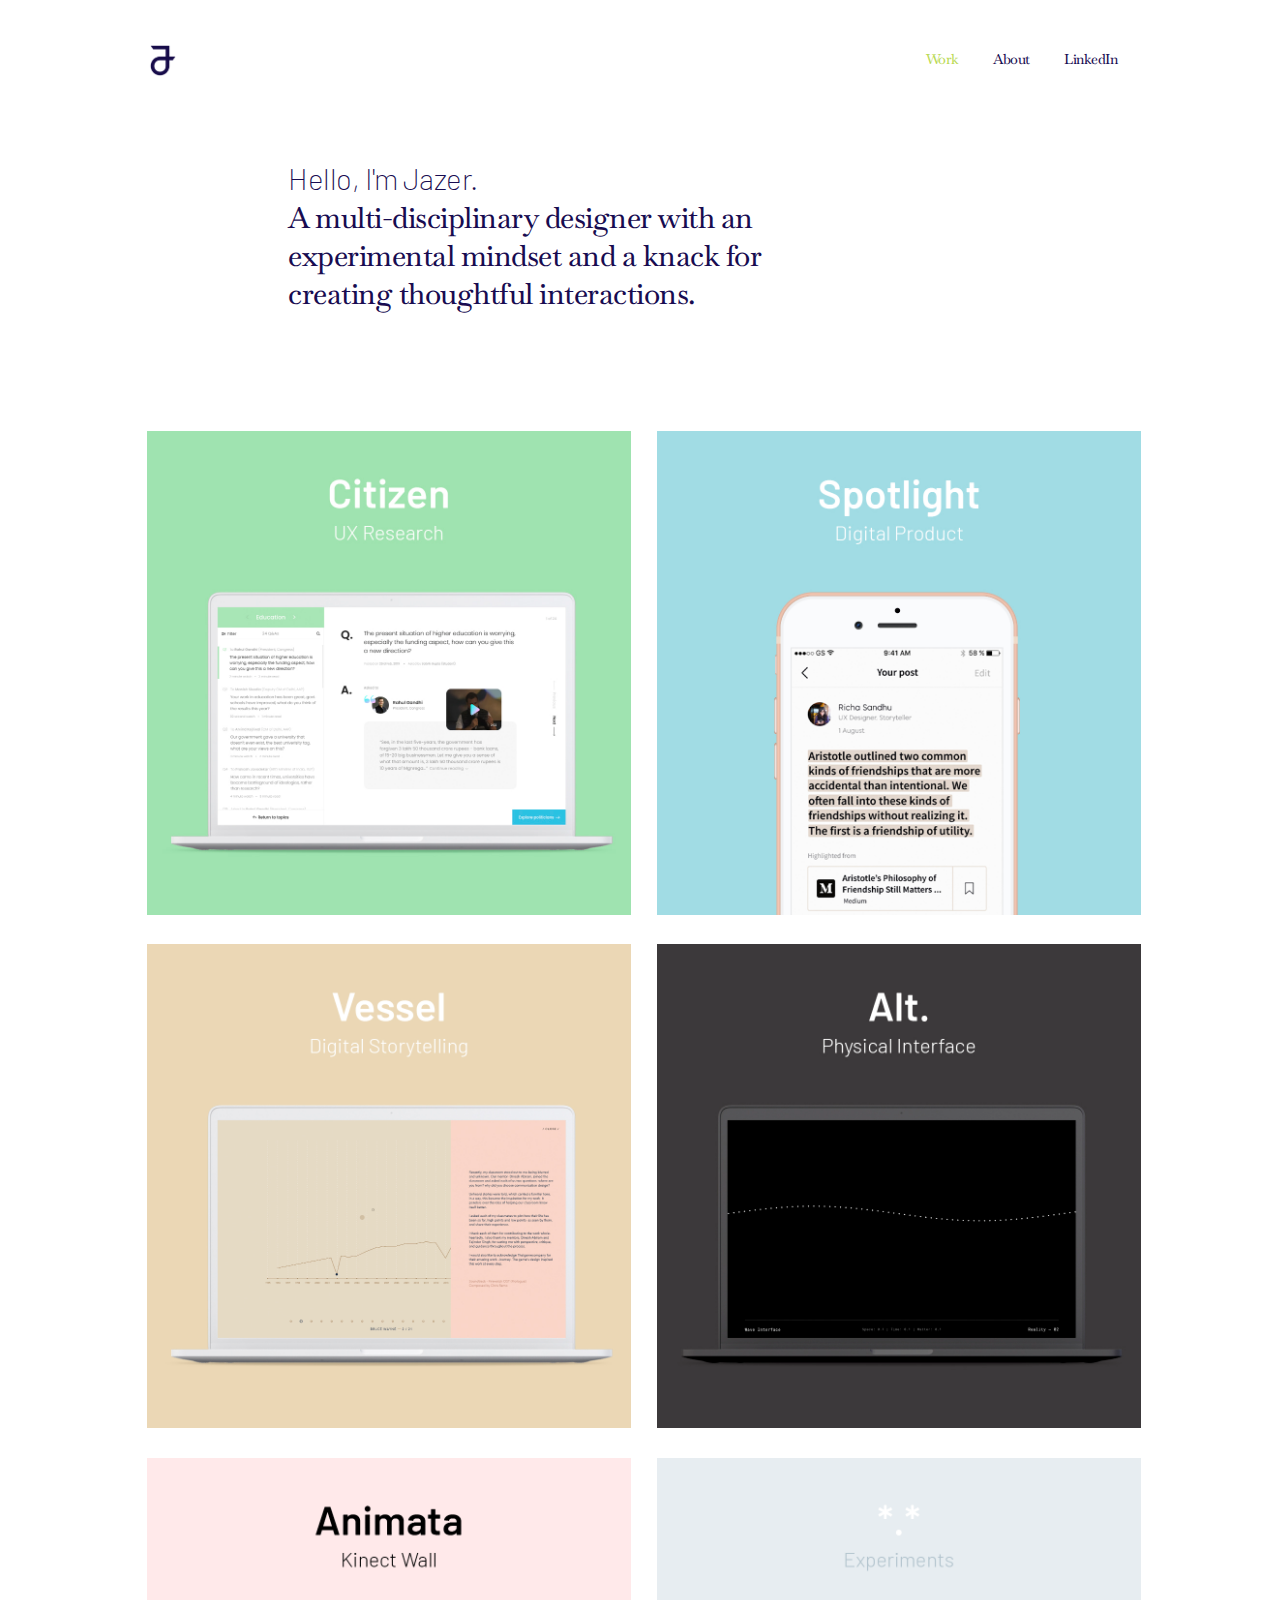
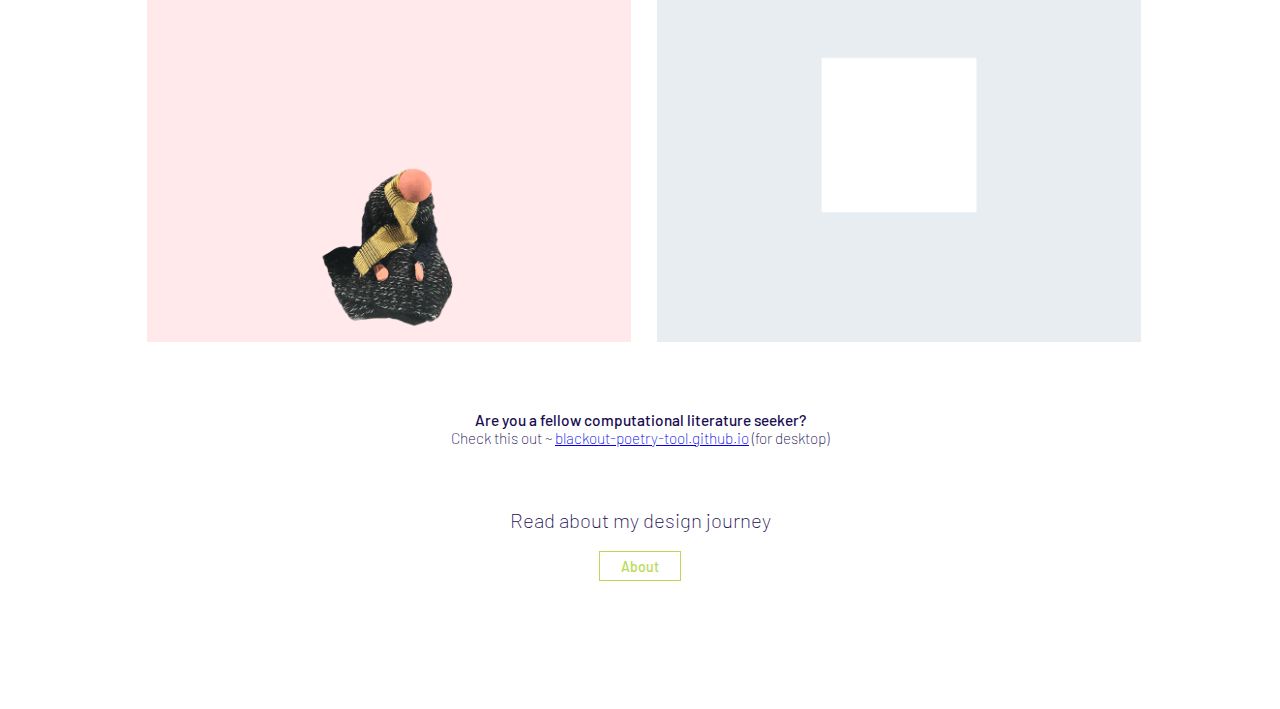
<file: index.html>
<!DOCTYPE html>
<html lang="en">
<head>
    <meta charset="UTF-8">
    <meta name="viewport" content="width=device-width, initial-scale=1.0">
    <title>Old Site</title>
    <!-- FONTS -->
    <link rel="preconnect" href="https://fonts.googleapis.com">
    <link rel="preconnect" href="https://fonts.gstatic.com" crossorigin>
    <link href="https://fonts.googleapis.com/css2?family=Barlow:ital,wght@0,100;0,200;0,300;0,400;0,500;0,600;0,700;0,800;0,900;1,100;1,200;1,300;1,400;1,500;1,600;1,700;1,800;1,900&family=Baskervville:ital,wght@0,400..700;1,400..700&display=swap" rel="stylesheet">
    <!-- END -->
    <link rel="stylesheet" href="style.css">
</head>
<body>
    <header class="flex-col serif">
        <section class="header flex-row">
            <div class="header_logo"> 
                <img src="media/logo.png" alt="website logo">               
            </div>
            <nav class="header_nav">
                <a class="header_nav-active">Work</a>
                <a class="" href="about.html">About</a>
                <a class="" href="https://www.linkedin.com/in/jazer-c-930496b5?originalSubdomain=in" target="_blank">LinkedIn</a>
            </nav>
        </section>
    </header>
    <section class="hero flex-row">
        <h1 class="intro serif">
            <span class="sans">Hello, I'm Jazer.</span>
            <br>
            A multi-disciplinary designer with an experimental mindset and a knack for creating thoughtful interactions.
        </h1>
    </section>
    <section class="works">
        <div class="thumbnail citizen">
            <img src="media/thumbs/citizen.jpg" alt="Citizen: UX Research Case Study">
            <a class="thumbnail_overlay flex-col sans" href="projects/citizen.html"><p class="thumbnail_overlay-text">— View case study</p></a>
        </div>
        <div class="thumbnail spotlight">
            <img src="media/thumbs/spotlight.jpg" alt="Spotlight: Digital Product Case Study">
            <a class="thumbnail_overlay flex-col sans" href="projects/spotlight.html"><p class="thumbnail_overlay-text">— View case study</p></a>
        </div>
        <div class="thumbnail vessel">
            <img src="media/thumbs/vessel.jpg" alt="Vessel: Digital Storytelling Case Study">
            <a class="thumbnail_overlay flex-col sans" href="projects/vessel.html"><p class="thumbnail_overlay-text">— View case study</p></a>
        </div>
        <div class="thumbnail alt">
            <img src="media/thumbs/alt.jpg" alt="Alt: Physical Interface Case Study">
            <a class="thumbnail_overlay flex-col sans" href="projects/alt.html"><p class="thumbnail_overlay-text">— View case study</p></a>
        </div>
        <div class="thumbnail animata">
            <img src="media/thumbs/animata.gif" alt="Animata: Kinect Wall Medium Story">
            <a class="thumbnail_overlay flex-col sans" href="https://medium.com/@jazerchand/animata-d2b219f3c37e?source=friends_link&sk=2d9c26001b1a792a9cb19d257c406f6b" target="_blank"><p class="thumbnail_overlay-text">— View Medium story</p></a>
        </div>
        <div class="thumbnail playground">
            <img src="media/thumbs/playground.gif" alt="Experiments/Playground">
            <a class="thumbnail_overlay flex-col sans" href="playground.html"><p class="thumbnail_overlay-text">— View playground</p></a>
        </div>
    </section>
    <section class="page_end sans flex-col">
        <p class="blackout">
            <span>Are you a fellow computational literature seeker? </span>
            <br>
            Check this out ~ <a href="https://blackout-poetry-tool.github.io/" target="_blank">blackout-poetry-tool.github.io</a> (for desktop)
        </p>
        <p class="about_prompt">Read about my design journey</p>
        <br>
        <a class="button_primary" href="about.html">About</a>
    </section>
    <script src="main.js"></script>
</body>
</html>
</file>
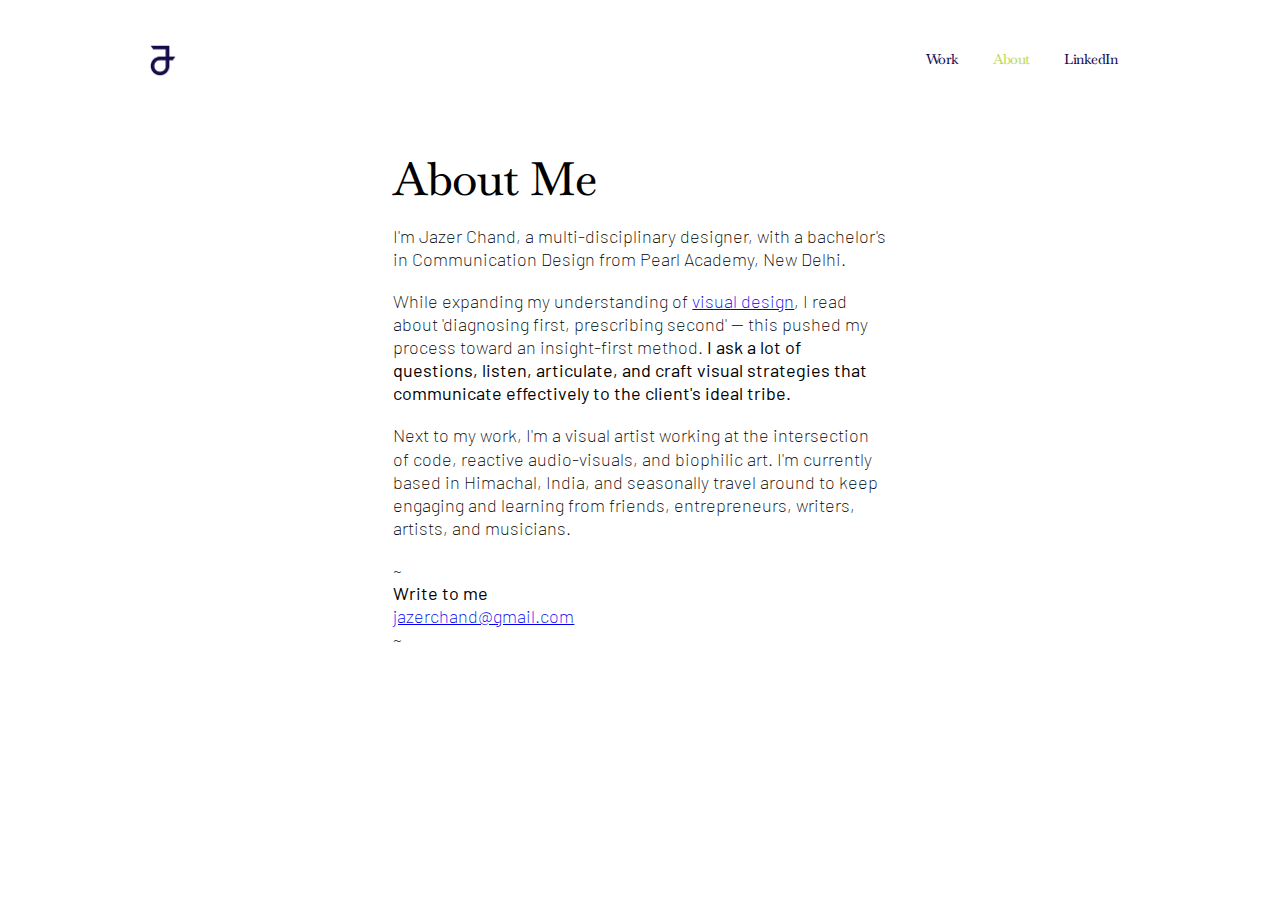
<file: about.html>
<!DOCTYPE html>
<html lang="en">
<head>
    <meta charset="UTF-8">
    <meta name="viewport" content="width=device-width, initial-scale=1.0">
    <title>Old Site | About</title>
    <!-- FONTS -->
    <link rel="preconnect" href="https://fonts.googleapis.com">
    <link rel="preconnect" href="https://fonts.gstatic.com" crossorigin>
    <link href="https://fonts.googleapis.com/css2?family=Barlow:ital,wght@0,100;0,200;0,300;0,400;0,500;0,600;0,700;0,800;0,900;1,100;1,200;1,300;1,400;1,500;1,600;1,700;1,800;1,900&family=Baskervville:ital,wght@0,400..700;1,400..700&display=swap" rel="stylesheet">
    <!-- END -->
    <link rel="stylesheet" href="./style.css">
</head>
<body class="about_body">
    <header class="flex-col serif">
        <section class="header flex-row">
            <div class="header_logo"> 
                <img src="./media/logo.png" alt="website logo">               
            </div>
            <nav class="header_nav">
                <a class="" href="index.html">Work</a>
                <a class="header_nav-active" href="about.html">About</a>
                <a class="" href="https://www.linkedin.com/in/jazer-c-930496b5?originalSubdomain=in" target="_blank">LinkedIn</a>
            </nav>
        </section>
    </header>
    <section>
        <section>
            <section class="about_hero sans flex-col" style="justify-content: center;">
                <h1 class="serif">About Me</h1>
                <p>I'm Jazer Chand, a multi-disciplinary designer, with a bachelor's in Communication Design from Pearl Academy, New Delhi.</p>
                <br>
                <p>While expanding my understanding of <a href="https://www.behance.net/jazer" target="_blank">visual design</a>, I read about 'diagnosing first, prescribing second' — this pushed my process toward an insight-first method. <span>I ask a lot of questions, listen, articulate, and craft visual strategies that communicate effectively to the client's ideal tribe.</span></p>
                <br>
                <p>Next to my work, I'm a visual artist working at the intersection of code, reactive audio-visuals, and biophilic art. I'm currently based in Himachal, India, and seasonally travel around to keep engaging and learning from friends, entrepreneurs, writers, artists, and musicians.</p>
                <br>
                <p>~</p>
                <p><span>Write to me</span></p>
                <p><a href="mailto:jazerchand@gmail.com">jazerchand@gmail.com</a></p>
                <p>~</p>
            </section>
        </section>
    </section>
</body>
</html>
</file>
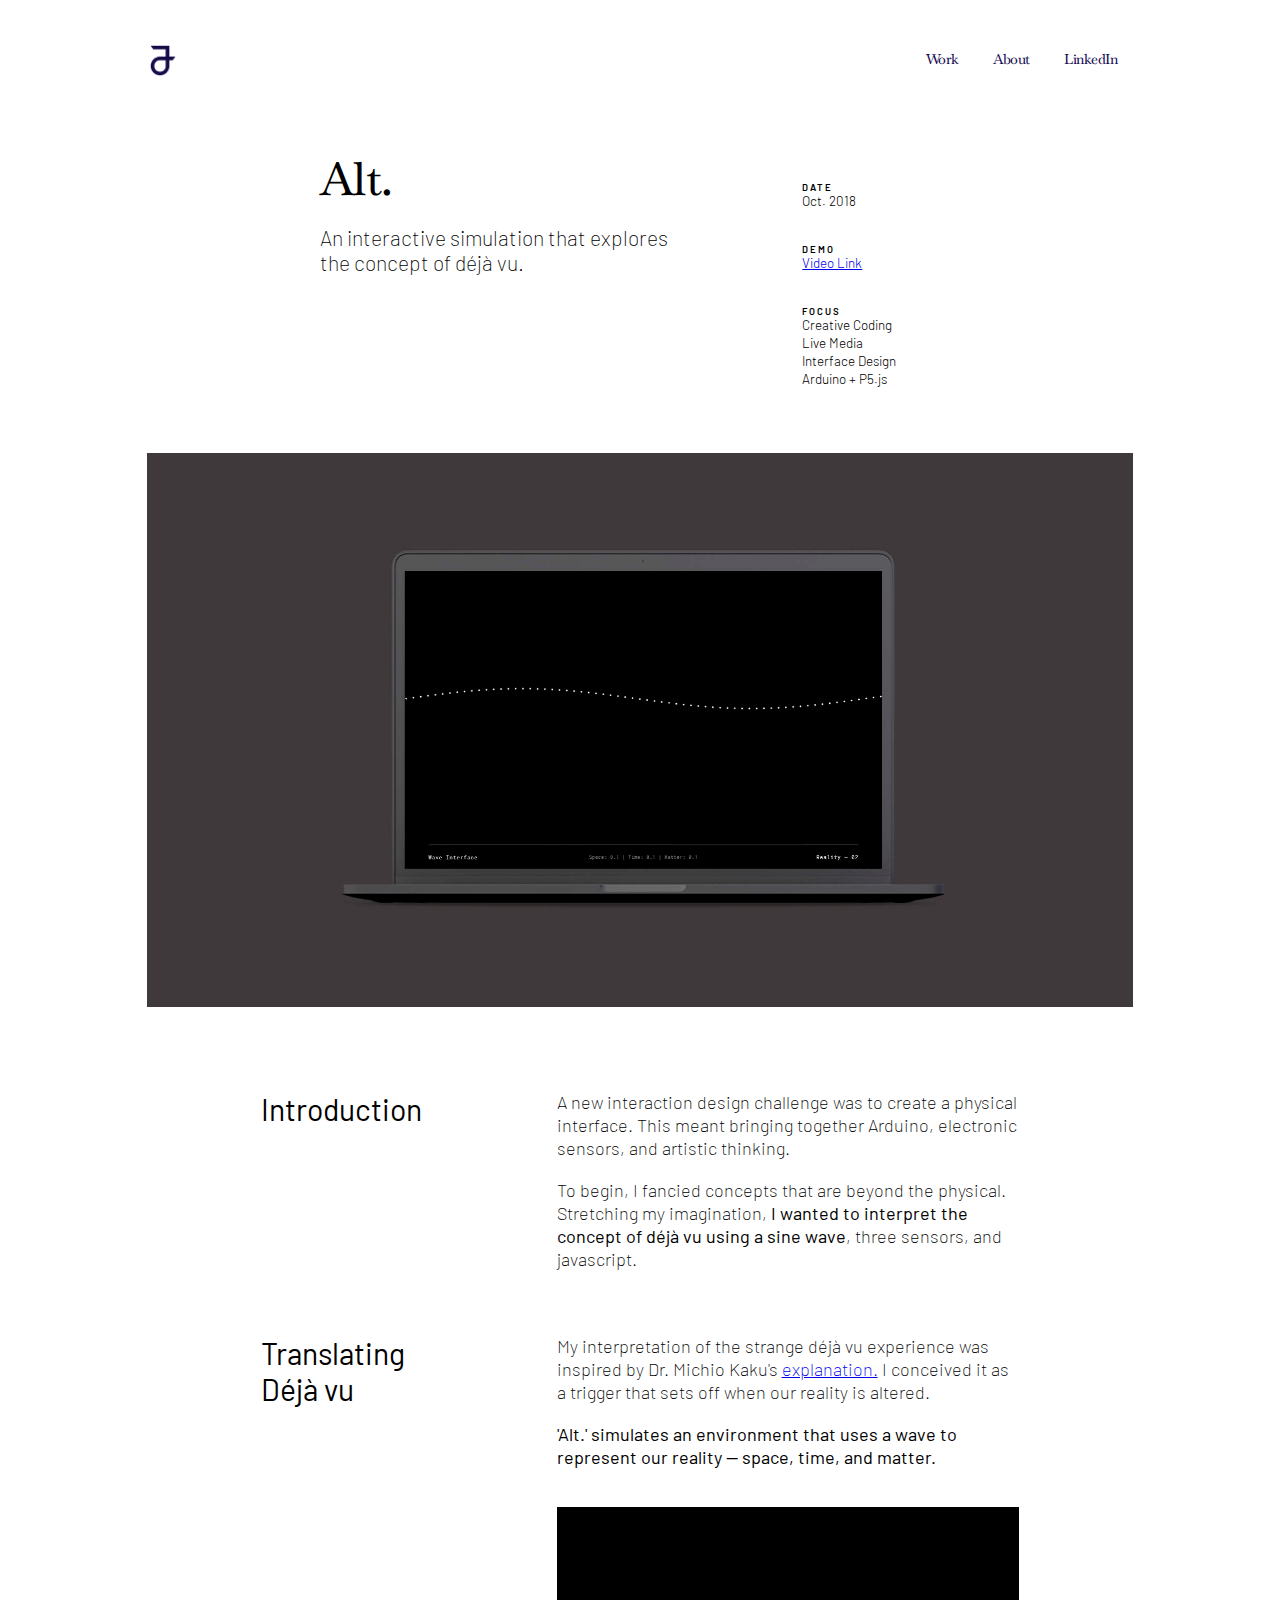
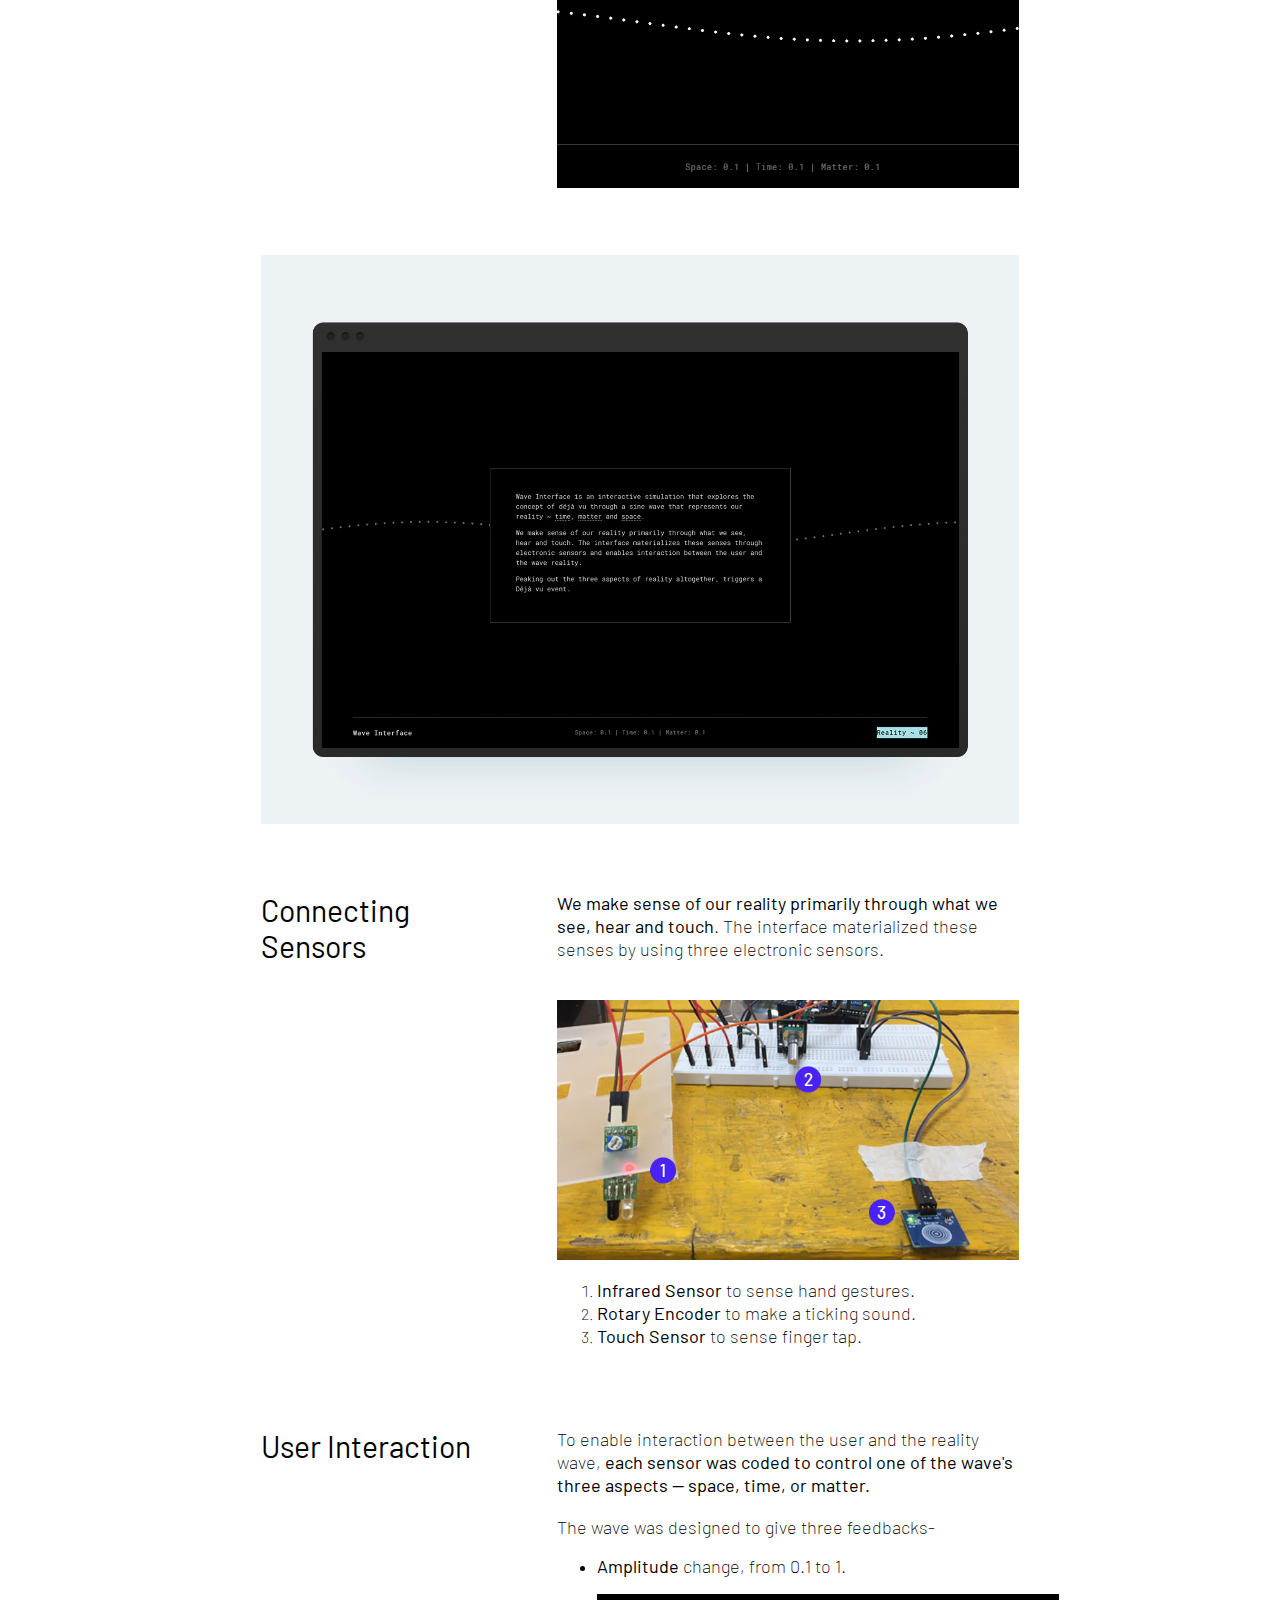
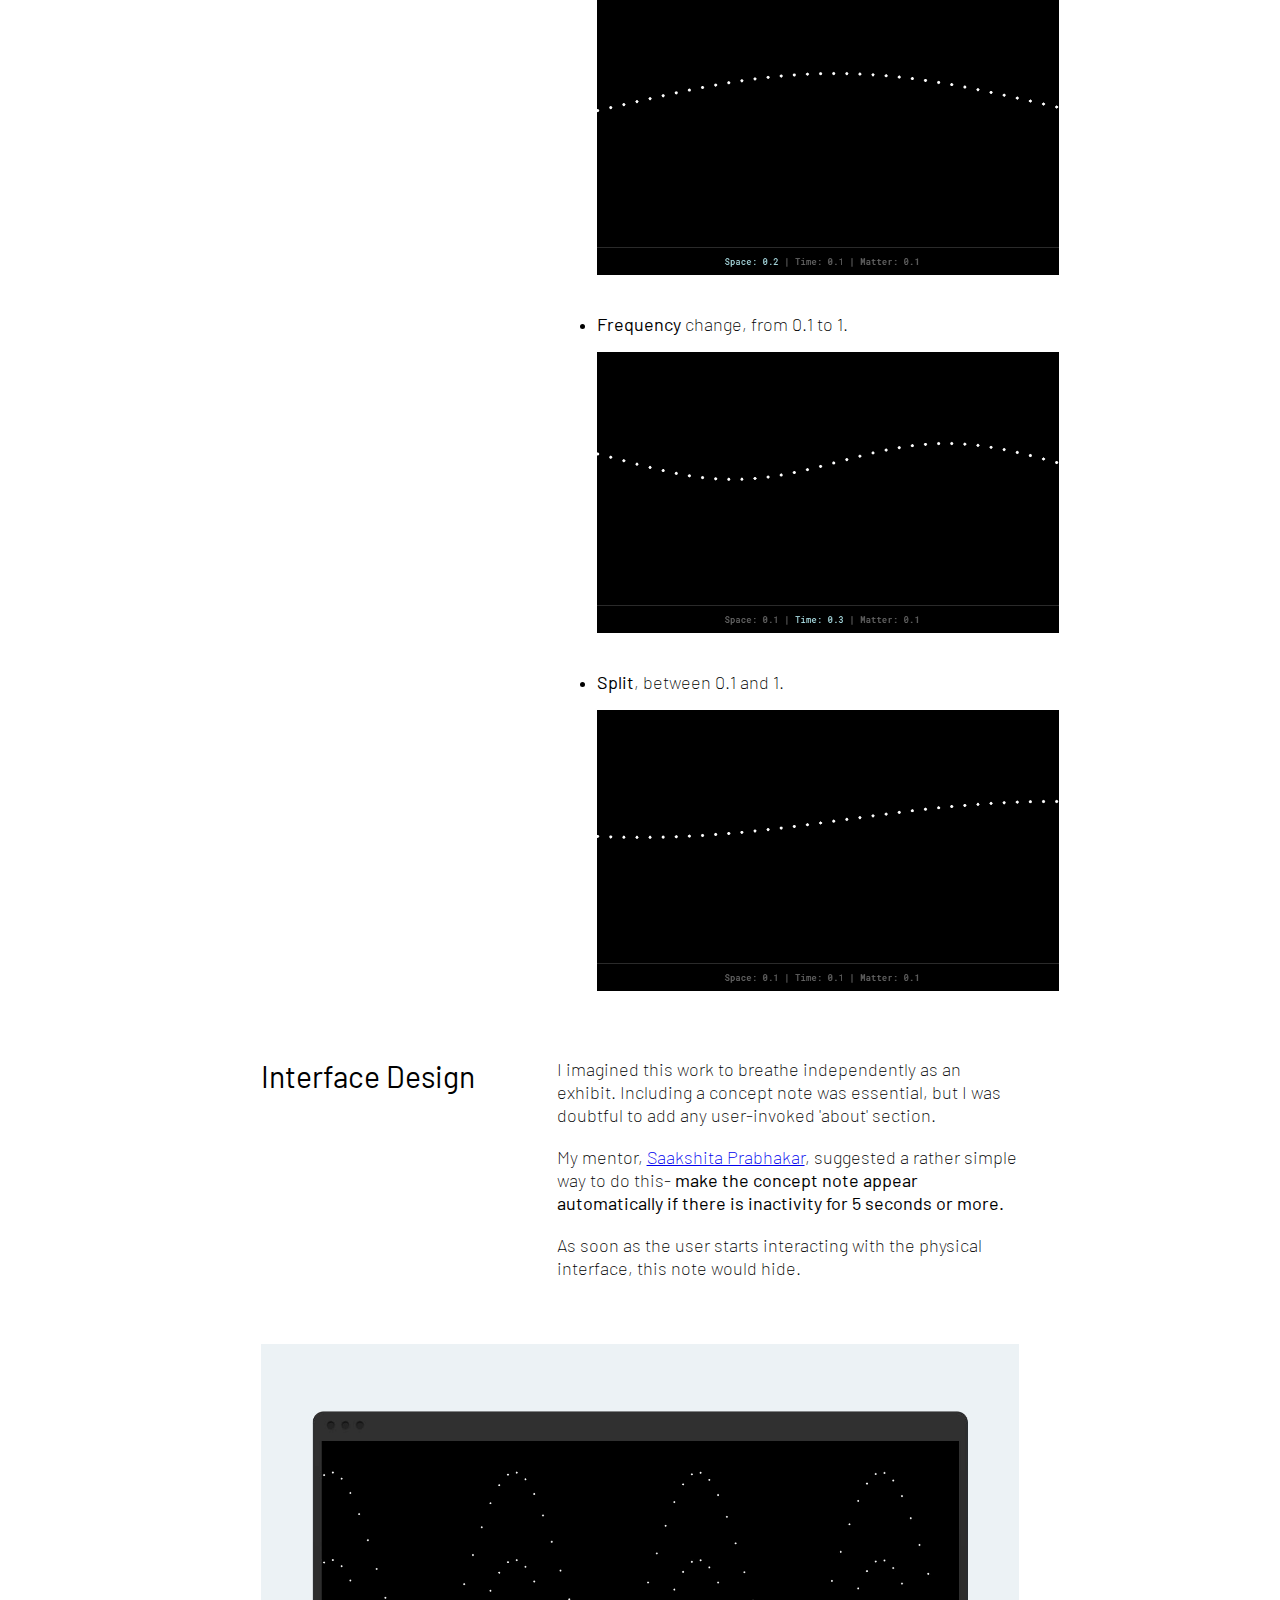
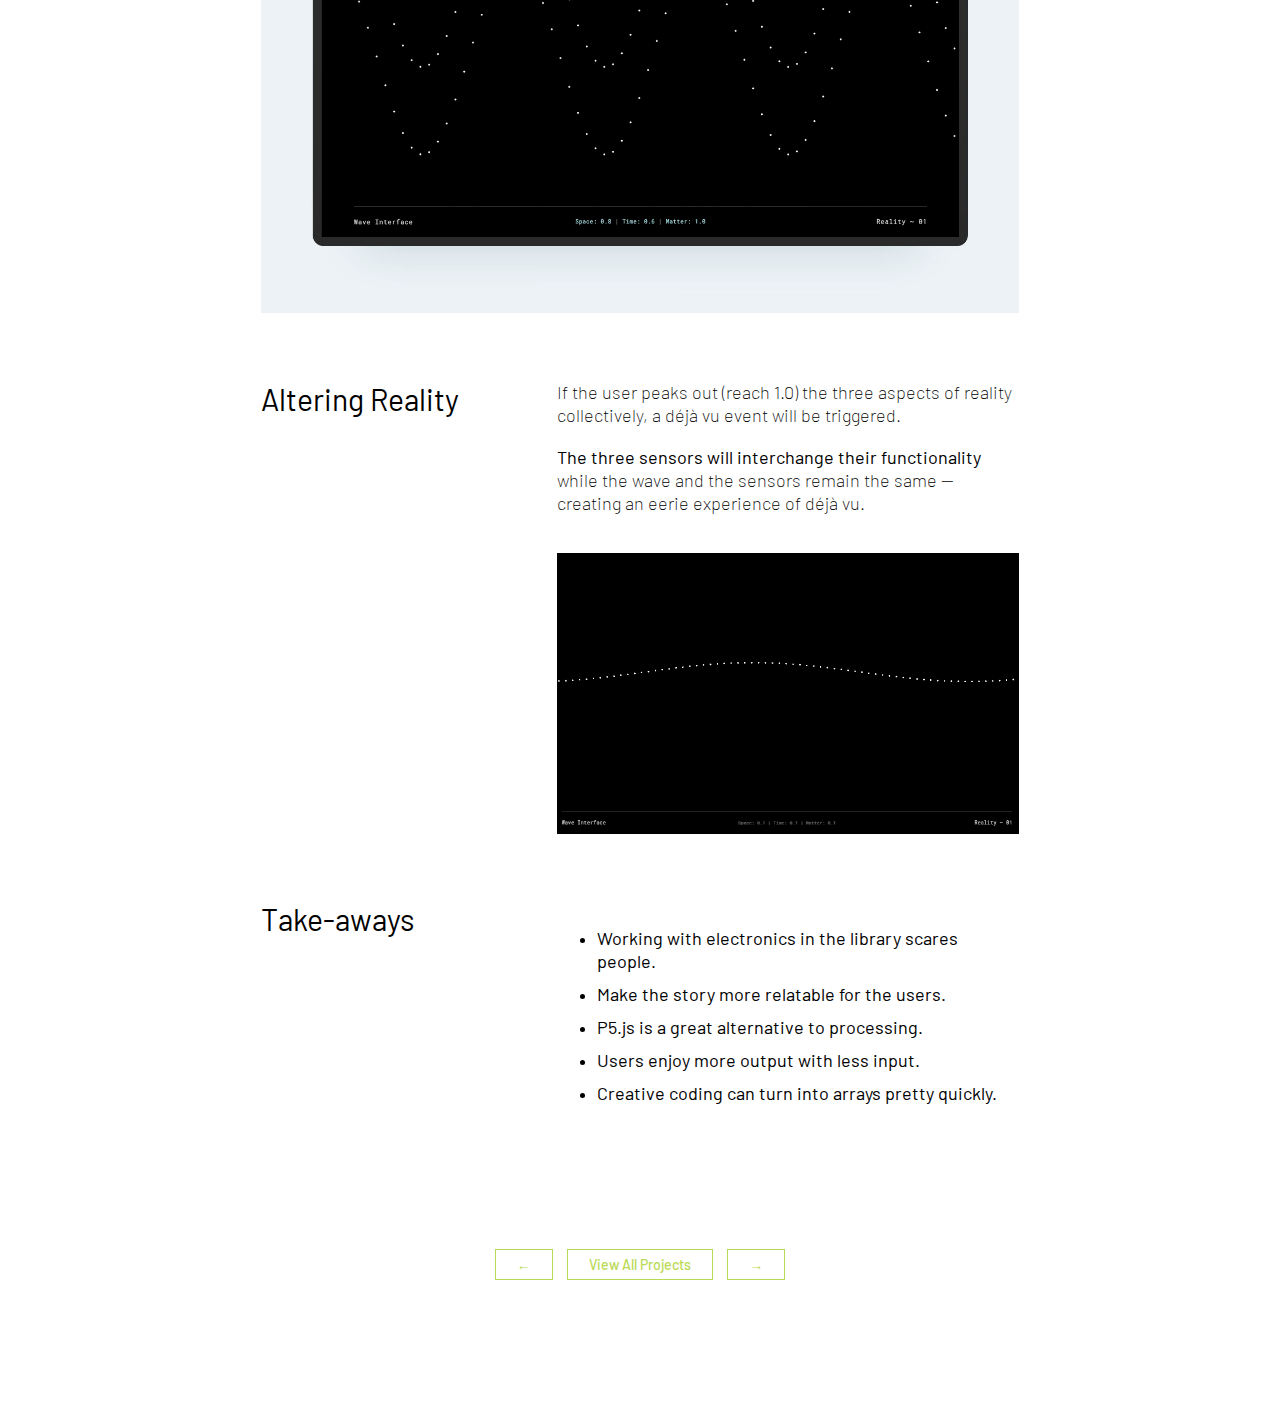
<file: projects/alt.html>
<!DOCTYPE html>
<html lang="en">
<head>
    <meta charset="UTF-8">
    <meta name="viewport" content="width=device-width, initial-scale=1.0">
    <title>Old Site | Alt.</title>
    <!-- FONTS -->
    <link rel="preconnect" href="https://fonts.googleapis.com">
    <link rel="preconnect" href="https://fonts.gstatic.com" crossorigin>
    <link href="https://fonts.googleapis.com/css2?family=Barlow:ital,wght@0,100;0,200;0,300;0,400;0,500;0,600;0,700;0,800;0,900;1,100;1,200;1,300;1,400;1,500;1,600;1,700;1,800;1,900&family=Baskervville:ital,wght@0,400..700;1,400..700&display=swap" rel="stylesheet">
    <!-- END -->
    <link rel="stylesheet" href="../style.css">
</head>
<body class="project_body">
    <header class="flex-col serif">
        <section class="header flex-row">
            <div class="header_logo"> 
                <img src="../media/logo.png" alt="website logo">               
            </div>
            <nav class="header_nav">
                <a class="" href="../index.html">Work</a>
                <a class="" href="../about.html">About</a>
                <a class="" href="https://www.linkedin.com/in/jazer-c-930496b5?originalSubdomain=in" target="_blank">LinkedIn</a>
            </nav>
        </section>
    </header>
    <section>
        <section class="project_hero sans flex-row">
            <div class="project_hero-left">
                <h1 class="serif">Alt.</h1>
                <h2>An interactive simulation that explores the concept of déjà vu.</h2>
            </div>
            <div class="project_hero-right">
                <div class="stamp">
                    <h5>Date</h5>
                    <p>Oct. 2018</p>
                </div>
                <div class="stamp">
                    <h5>Demo</h5>
                    <p><a href="https://www.youtube.com/watch?v=ZMuKuPbsiSE" target="_blank">Video Link</a></p>
                </div>
                <div class="stamp">
                    <h5>Focus</h5>
                    <p>Creative Coding</p>
                    <p>Live Media</p>
                    <p>Interface Design</p>
                    <p>Arduino + P5.js</p>
                </div> 
            </div>
        </section>
    </section>
    <section class="project_cover">
        <img src="../media/alt/bg.jpg" alt="REPLACE">
    </section>
    <section>
        <section class="project_inforow sans">
            <div class="project_inforow-left">
                <h3>Introduction</h3>
            </div>
            <div class="project_inforow-right">
                <p>A new interaction design challenge was to create a physical interface. This meant bringing together Arduino, electronic sensors, and artistic thinking.</p>
                <br>
                <p>To begin, I fancied concepts that are beyond the physical. Stretching my imagination,<span> I wanted to interpret the concept of déjà vu using a sine wave</span>, three sensors, and javascript.</p>
            </div>
        </section>
        <section class="project_inforow sans">
            <div class="project_inforow-left">
                <h3>Translating <br>Déjà vu</h3>
            </div>
            <div class="project_inforow-right">
                <p>My interpretation of the strange déjà vu experience was inspired by Dr. Michio Kaku's <a href="https://www.youtube.com/watch?t=148&v=Ks_UHmaZcSg&feature=youtu.be" target="_blank">explanation.</a> I conceived it as a trigger that sets off when our reality is altered.</p>
                <br>
                <p><span>'Alt.' simulates an environment that uses a wave to represent our reality — space, time, and matter.</span></p>
                <br>
                <br>
                <img class="" src="../media/alt/1.gif" alt="REPLACE">
            </div>
        </section>
        <section>
            <img class="margin_bottom" style="aspect-ratio: 4/3;" src="../media/alt/2.jpg" alt="REPLACE">
        </section>
        <section class="project_inforow sans">
            <div class="project_inforow-left">
                <h3>Connecting Sensors</h3>
            </div>
            <div class="project_inforow-right"> 
                <p><span>We make sense of our reality primarily through what we see, hear and touch</span>. The interface materialized these senses by using three electronic sensors.</p>
                <br>
                <br>
                <img src="../media/alt/3.jpg" alt="REPLACE">
                <ul style="list-style-type: decimal;">
                    <li><p><span>Infrared Sensor</span> to sense hand gestures.</p></li>
                    <li><p><span>Rotary Encoder</span> to make a ticking sound.</p></li>
                    <li><p><span>Touch Sensor</span> to sense finger tap.</p></li>
                </ul>
            </div>
        </section>
        <section class="project_inforow sans">
            <div class="project_inforow-left">
                <h3>User Interaction</h3>
            </div>
            <div class="project_inforow-right">
                <p>To enable interaction between the user and the reality wave, <span>each sensor was coded to control one of the wave's three aspects — space, time, or matter.</span></p>
                <br>
                <p>The wave was designed to give three feedbacks-</p>
                <ul><li><p><span>Amplitude</span>  change, from 0.1 to 1.</p></li></ul>
                <img style="margin-left: 40px;" src="../media/alt/4.gif" alt="REPLACE">
                <br>
                <br>
                <ul><li><p><span>Frequency</span> change, from 0.1 to 1.</p></li></ul>
                <img style="margin-left: 40px;" src="../media/alt/5.gif" alt="REPLACE">
                <br>
                <br>
                <ul><li><p><span>Split</span>, between 0.1 and 1.</p></li></ul>
                <img style="margin-left: 40px;" src="../media/alt/6.gif" alt="REPLACE">
            </div>
        </section>
        <section class="project_inforow sans">
            <div class="project_inforow-left">
                <h3>Interface Design</h3>
            </div>
            <div class="project_inforow-right">
                <p>I imagined this work to breathe independently as an exhibit. Including a concept note was essential, but I was doubtful to add any user-invoked 'about' section.</p>
                <br>
                <p>My mentor, <a href="https://de.linkedin.com/in/saakshita-prabhakar-34100810" target="_blank">Saakshita Prabhakar</a>, suggested a rather simple way to do this- <span>make the concept note appear automatically if there is inactivity for 5 seconds or more.</span></p>
                <br>
                <p>As soon as the user starts interacting with the physical interface, this note would hide.</p>
            </div>
        </section>
        <section>
            <img class="margin_bottom" style="aspect-ratio: 4/3;" src="../media/alt/7.jpg" alt="REPLACE">
        </section>
        <section class="project_inforow sans">
            <div class="project_inforow-left">
                <h3>Altering Reality</h3>
            </div>
            <div class="project_inforow-right">
                <p>If the user peaks out (reach 1.0) the three aspects of reality collectively, a déjà vu event will be triggered.</p>
                <br>
                <p><span>The three sensors will interchange their functionality</span> while the wave and the sensors remain the same — creating an eerie experience of déjà vu.</p>
                <br>
                <br>
                <img src="../media/alt/8.gif" alt="REPLACE">
            </div>
        </section>  
        <section class="project_inforow sans">
            <div class="project_inforow-left">
                <h3>Take-aways</h3>
            </div>
            <div class="project_inforow-right margin_bottom">
                <ul class="project_takeaways">
                    <li><p>Working with electronics in the library scares people.​</p></li>
                    <li><p>Make the story more relatable for the users.</p></li>
                    <li><p>P5.js is a great alternative to processing.</p></li>
                    <li><p>Users enjoy more output with less input.</p></li>
                    <li><p>Creative coding can turn into arrays pretty quickly.</p></li>
                </ul>
           </div>
        </section>
        <section class="page_end flex-row">
             <a href="./vessel.html" class="button_primary sans">←</a>
            <a href="../index.html" class="button_primary sans" style="margin: 0 1em;">View All Projects</a>
            <a href="../playground.html" class="button_primary sans">→</a>
        </section>
    </section>
</body>
</html>
</file>
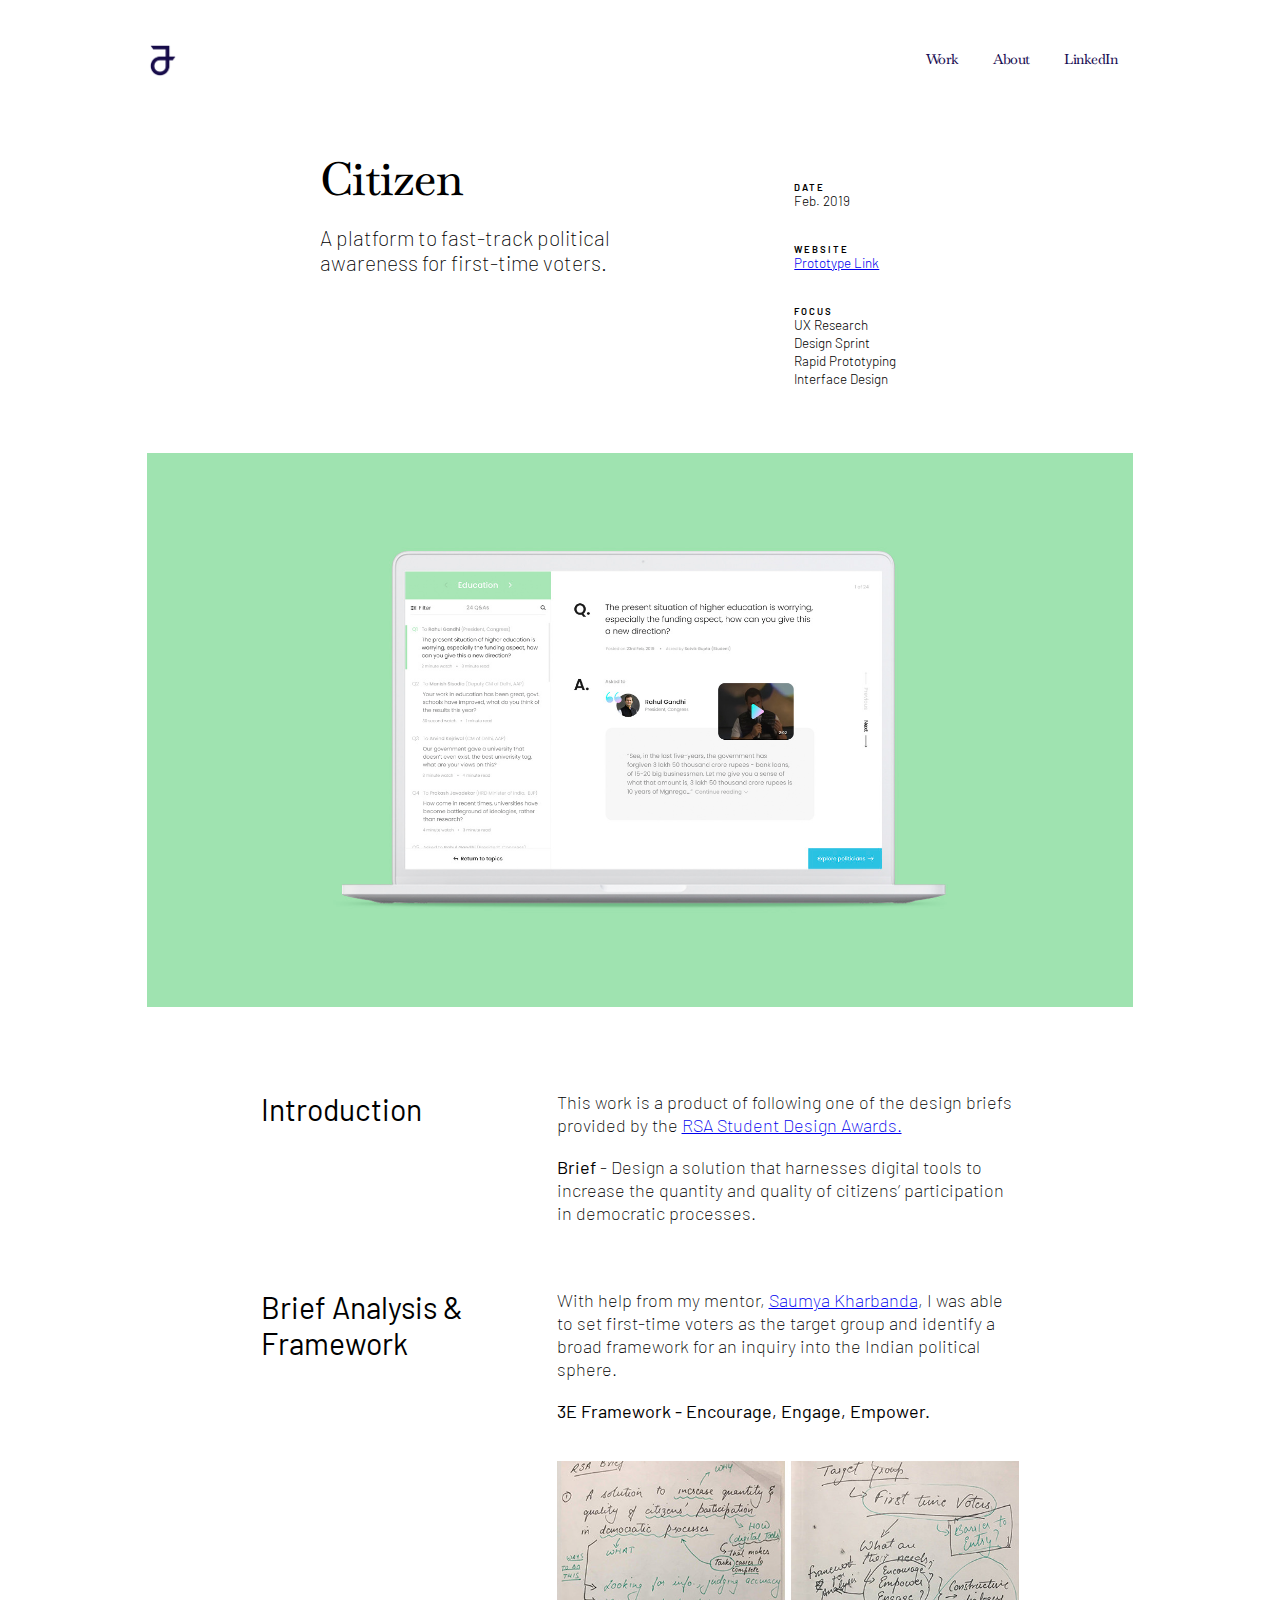
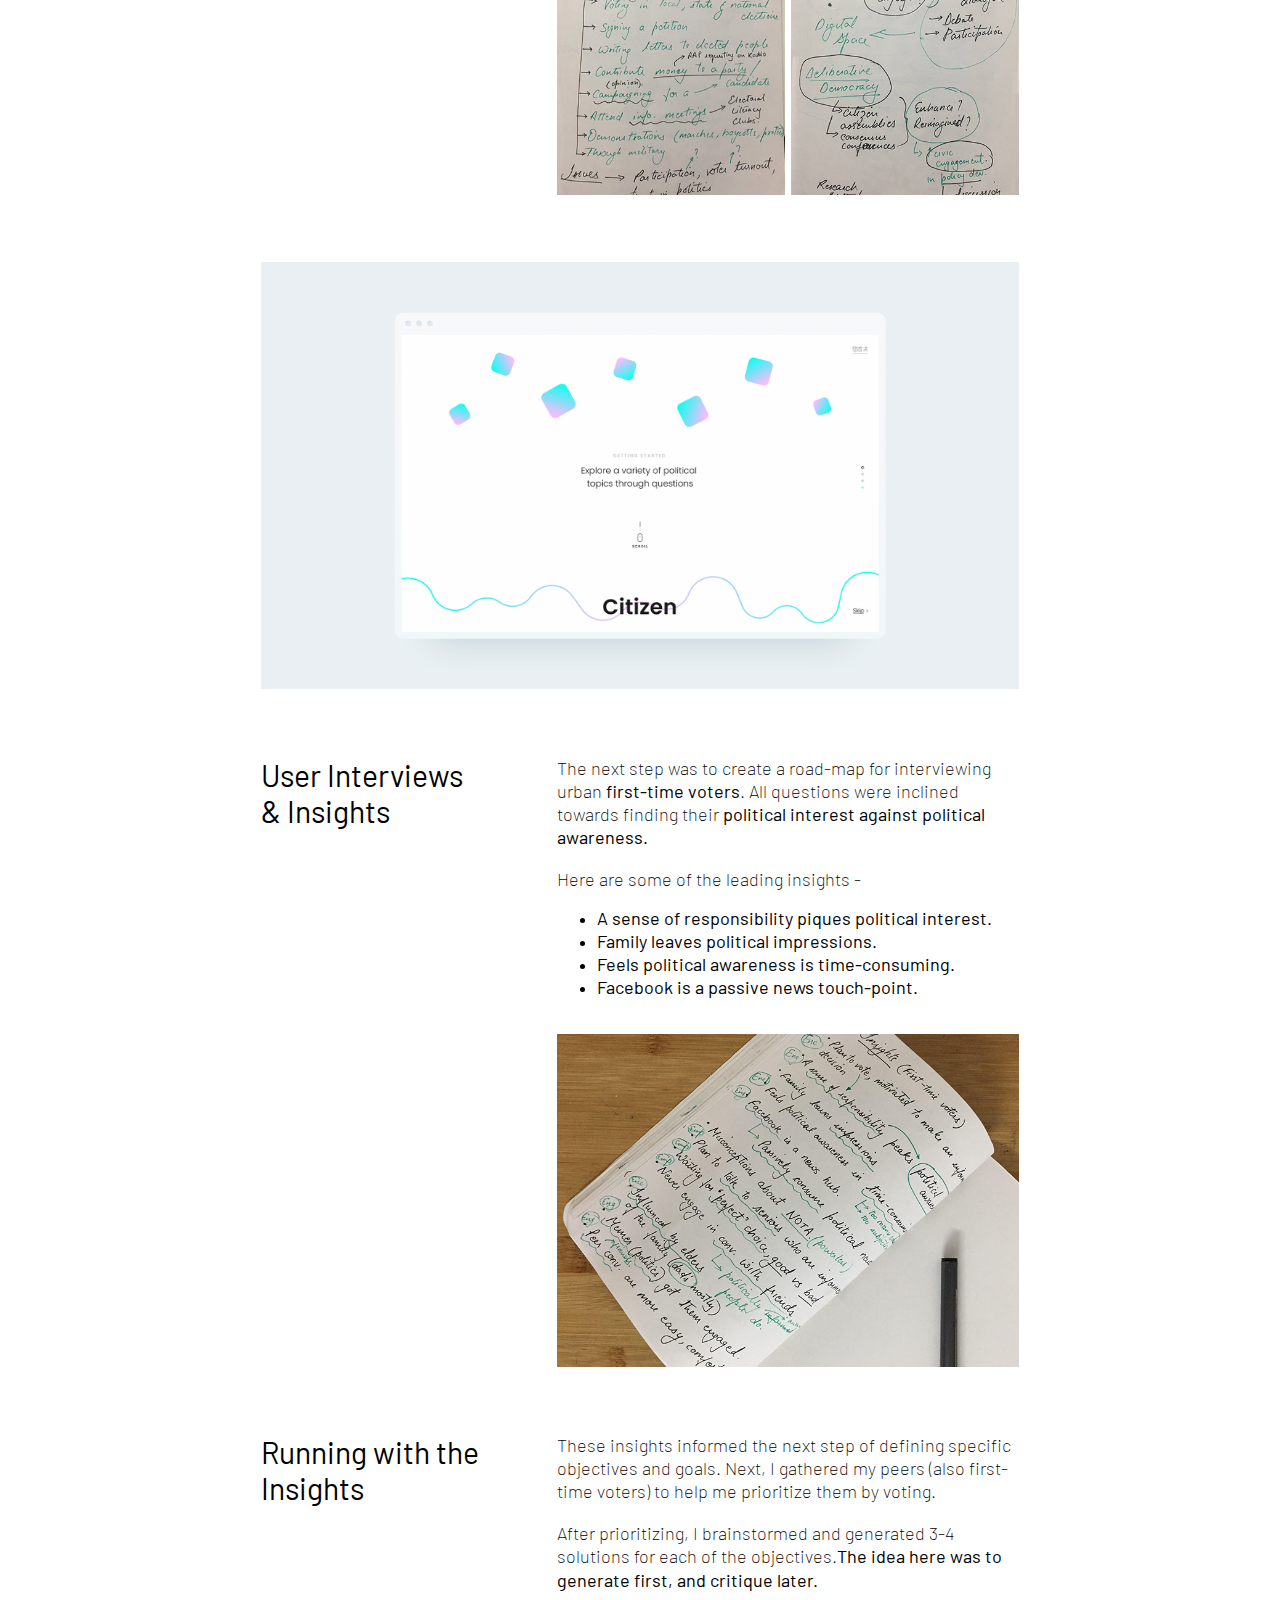
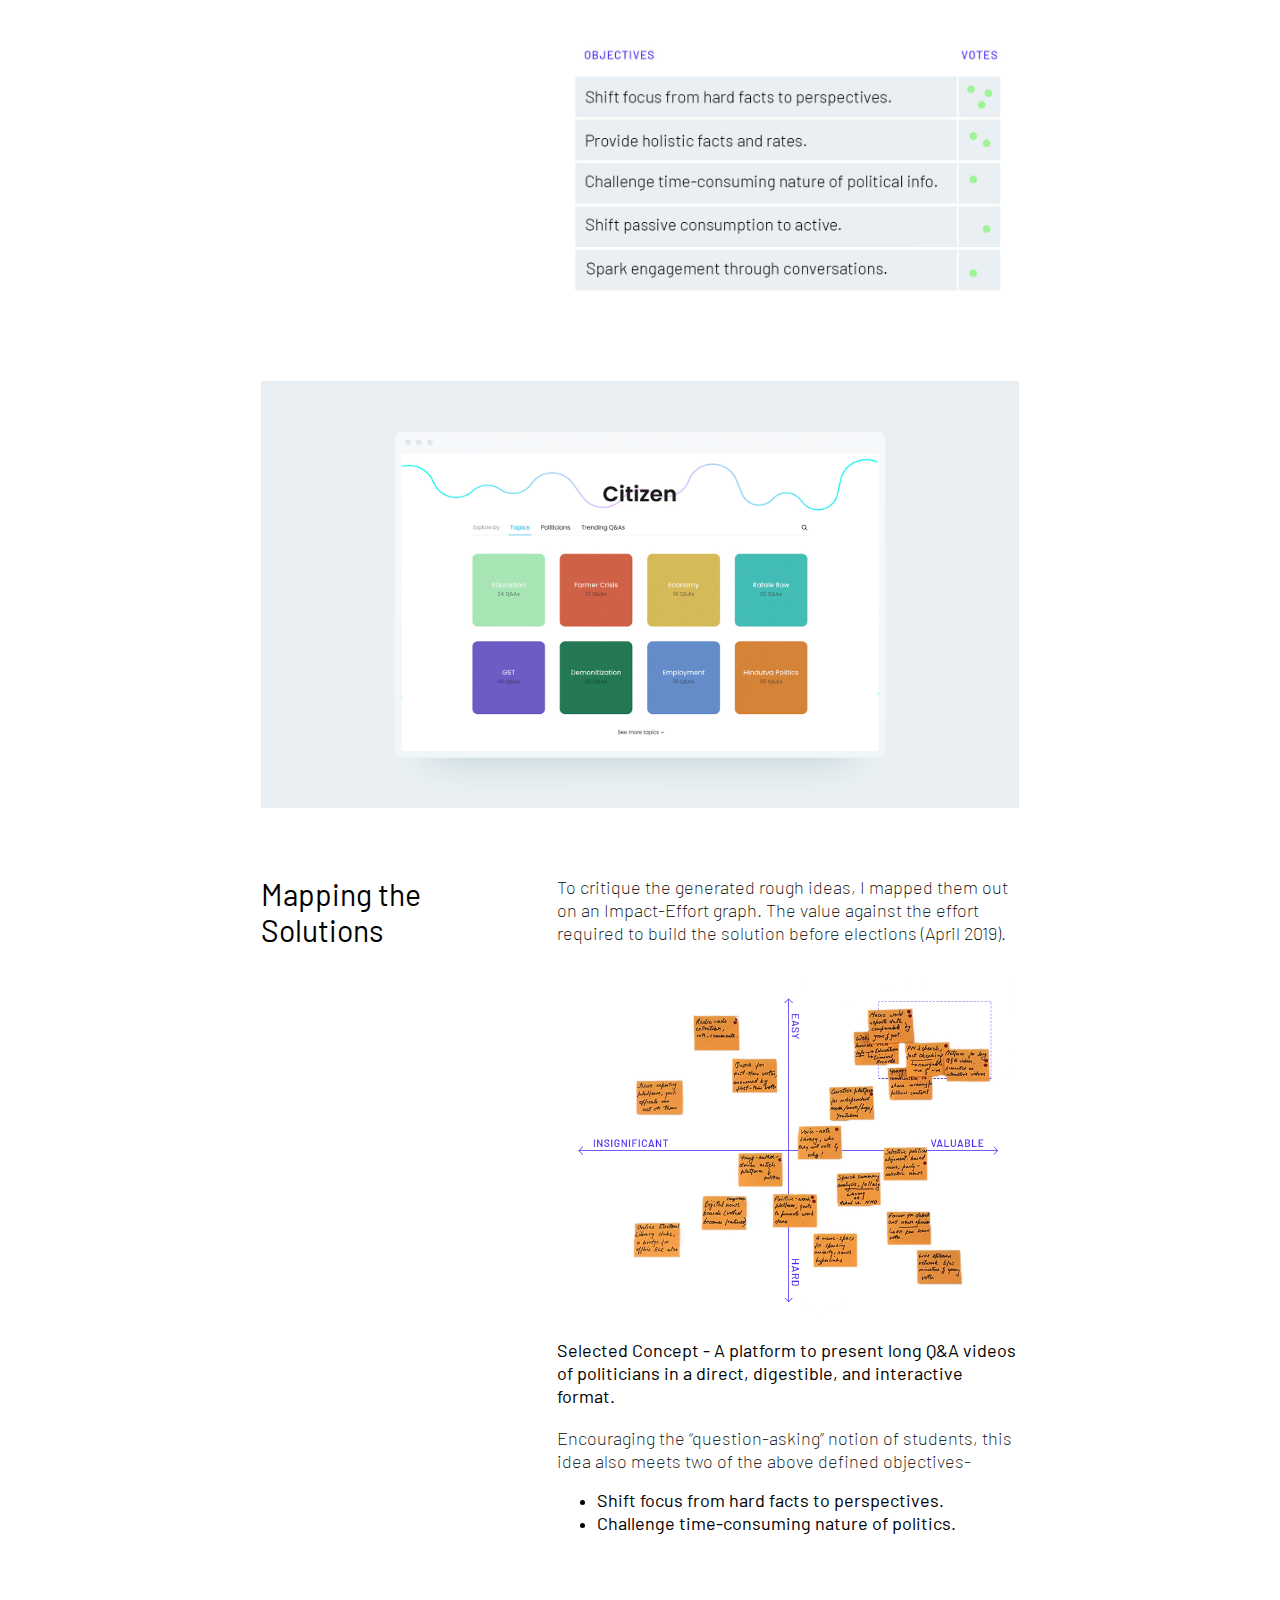
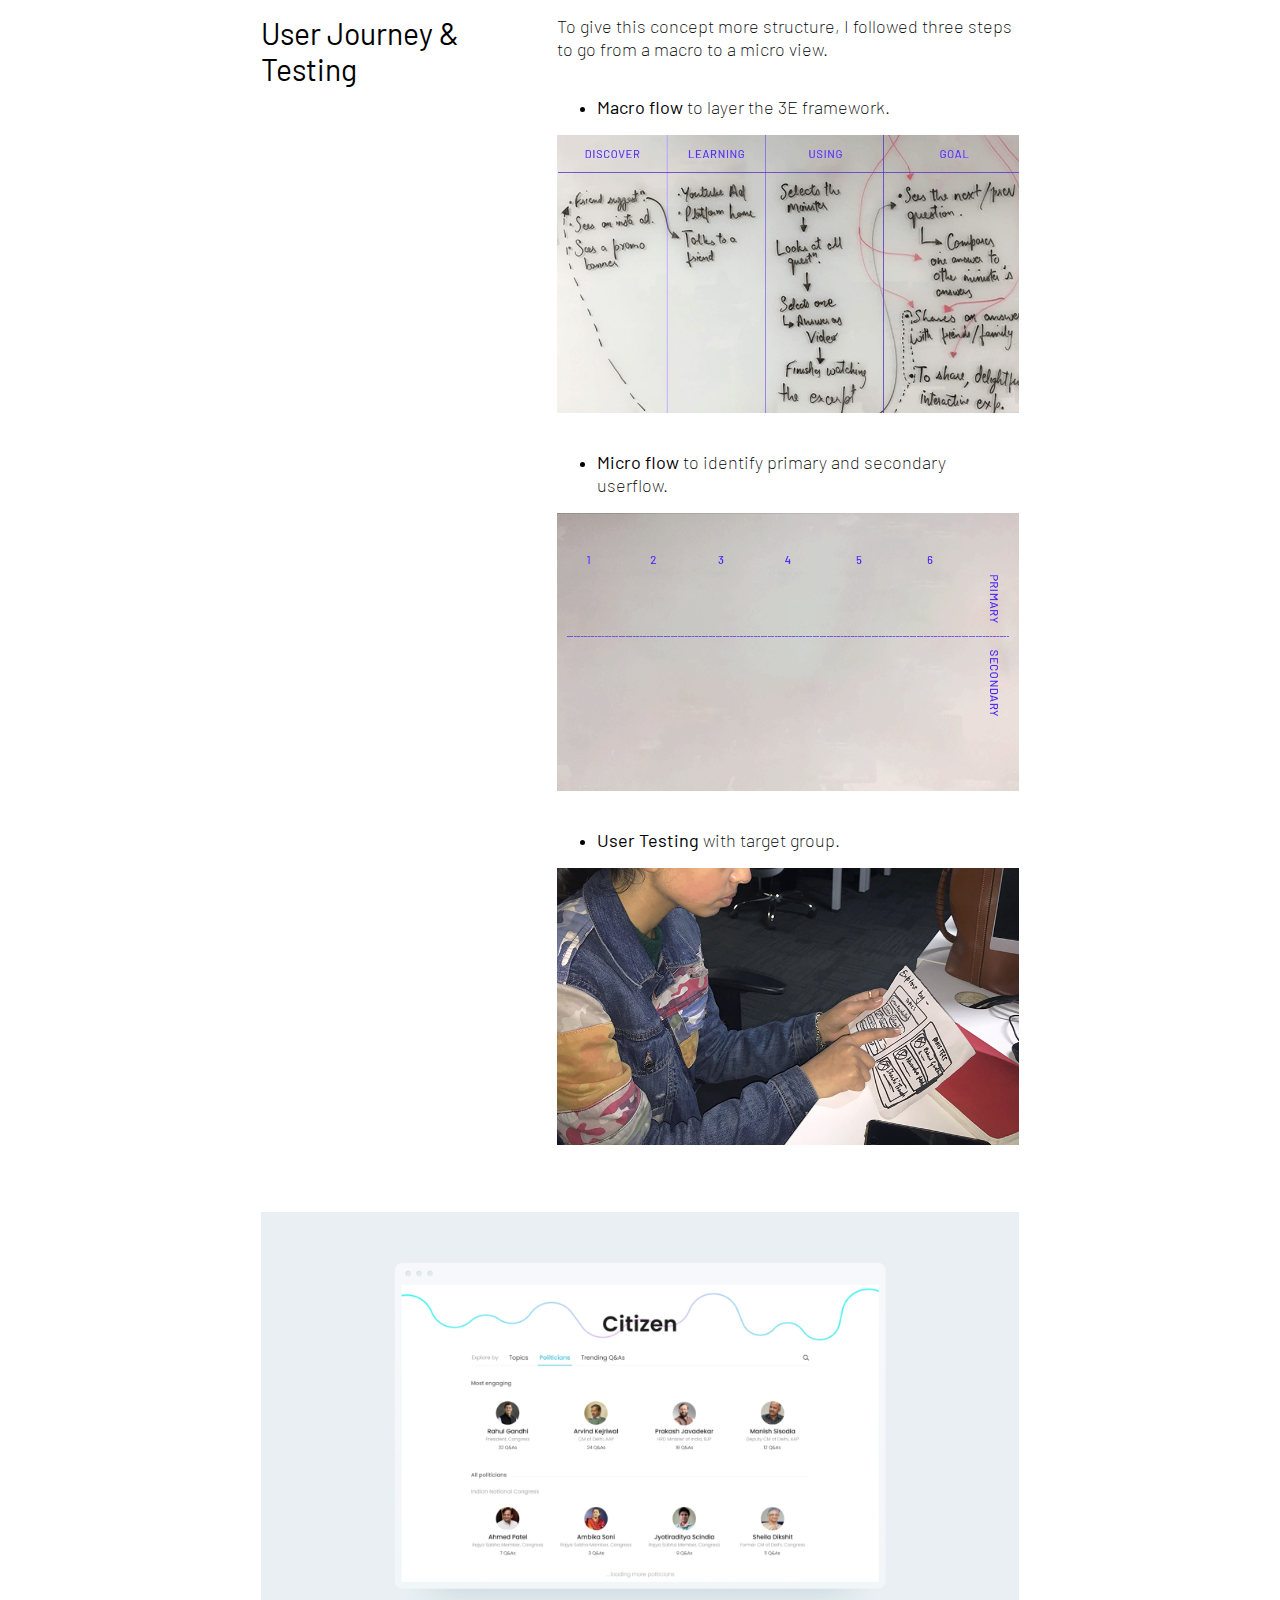
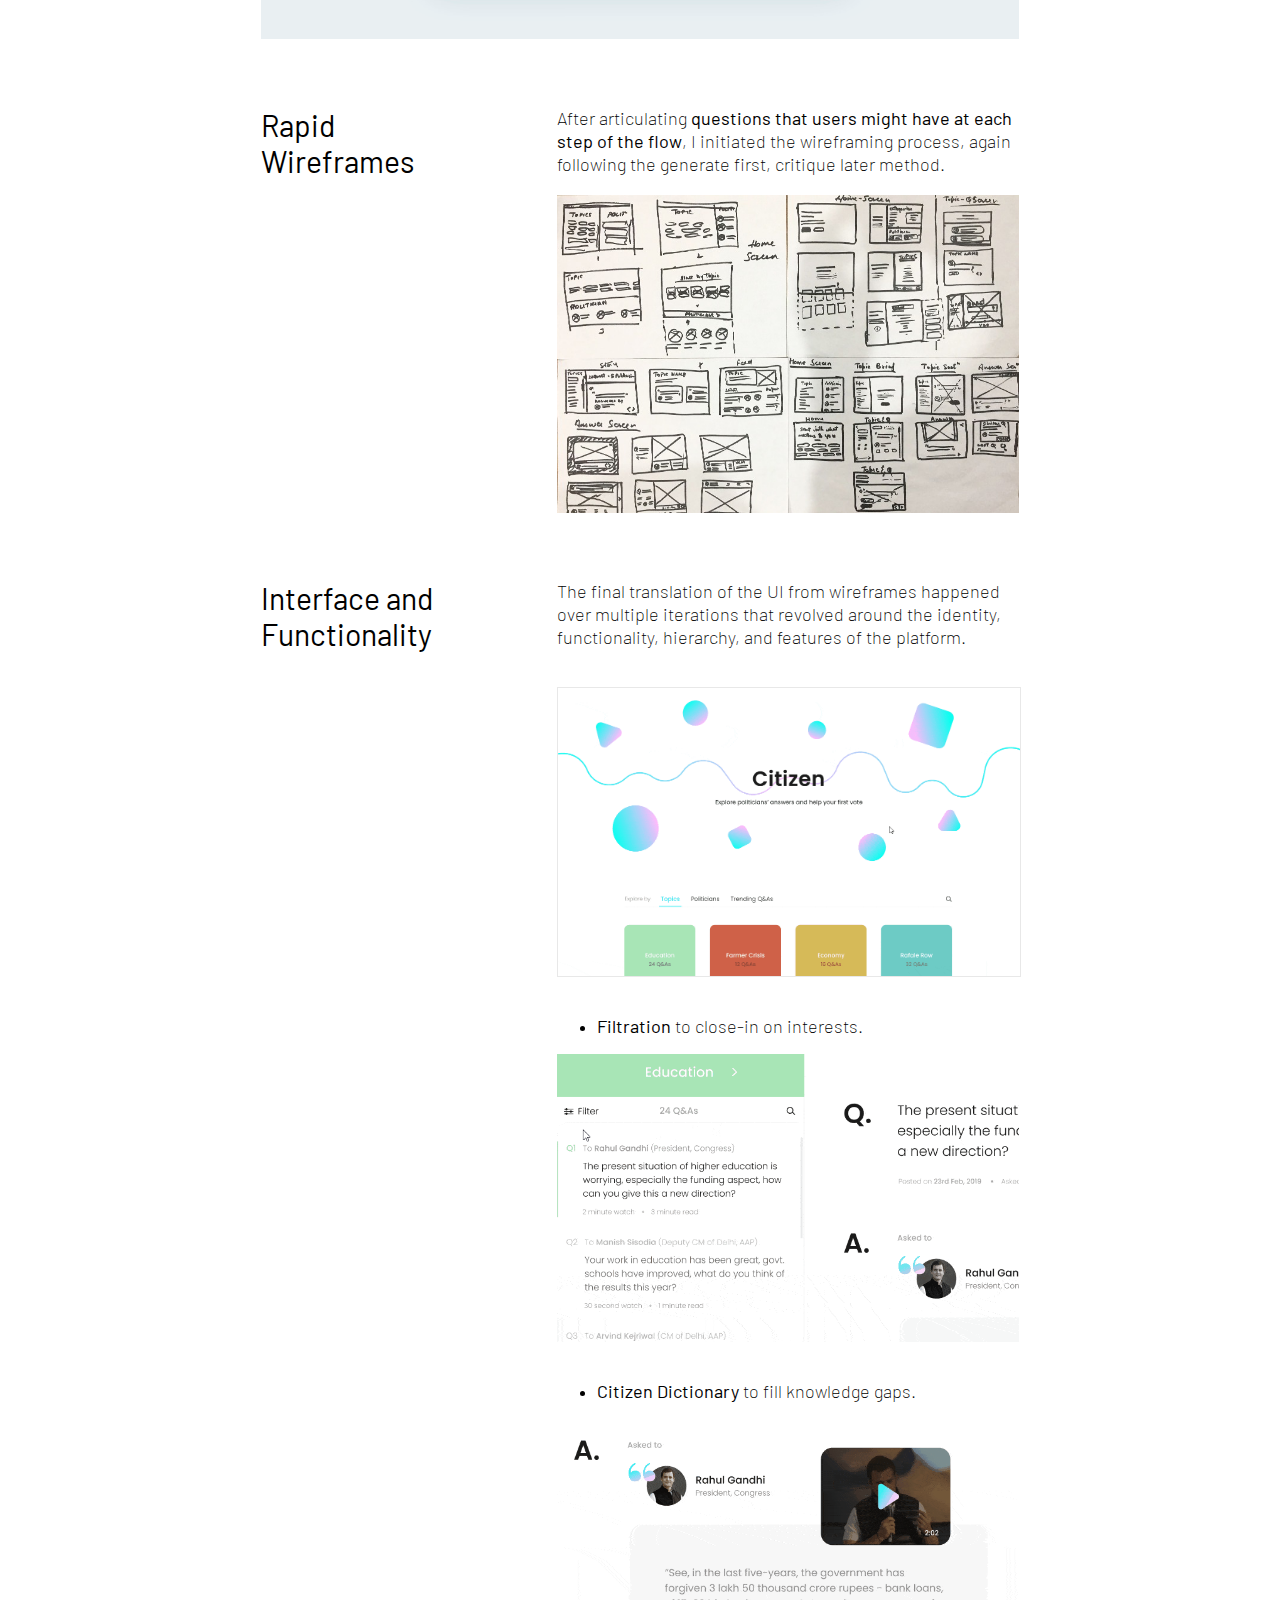
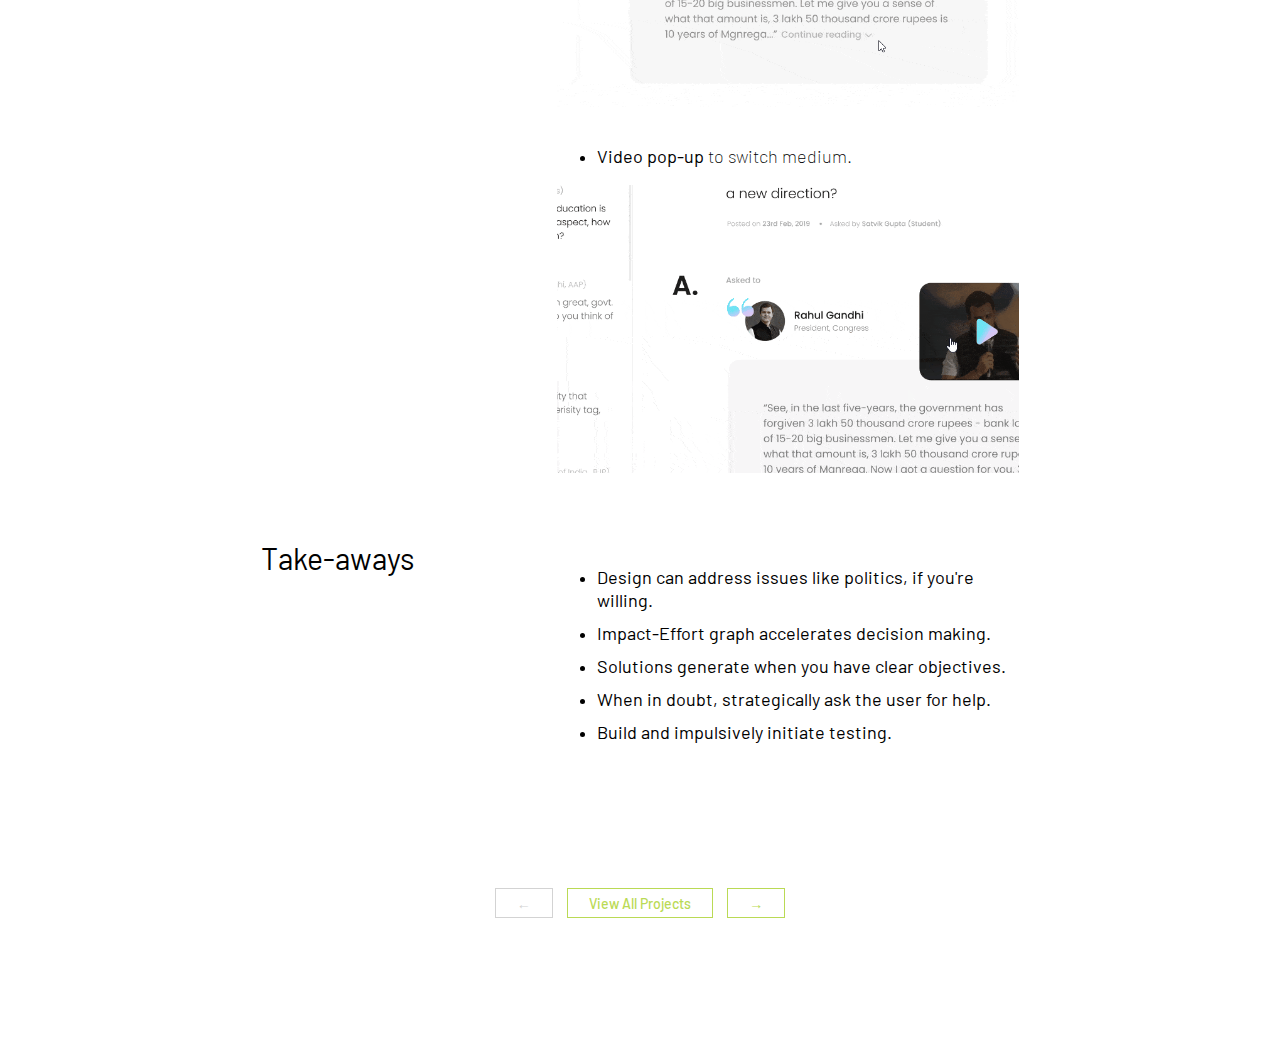
<file: projects/citizen.html>
<!DOCTYPE html>
<html lang="en">
<head>
    <meta charset="UTF-8">
    <meta name="viewport" content="width=device-width, initial-scale=1.0">
    <title>Old Site | Citizen</title>
    <!-- FONTS -->
    <link rel="preconnect" href="https://fonts.googleapis.com">
    <link rel="preconnect" href="https://fonts.gstatic.com" crossorigin>
    <link href="https://fonts.googleapis.com/css2?family=Barlow:ital,wght@0,100;0,200;0,300;0,400;0,500;0,600;0,700;0,800;0,900;1,100;1,200;1,300;1,400;1,500;1,600;1,700;1,800;1,900&family=Baskervville:ital,wght@0,400..700;1,400..700&display=swap" rel="stylesheet">
    <!-- END -->
    <link rel="stylesheet" href="../style.css">
</head>
<body class="project_body">
    <header class="flex-col serif">
        <section class="header flex-row">
            <div class="header_logo"> 
                <img src="../media/logo.png" alt="website logo">               
            </div>
            <nav class="header_nav">
                <a class="" href="../index.html">Work</a>
                <a class="" href="../about.html">About</a>
                <a class="" href="https://www.linkedin.com/in/jazer-c-930496b5?originalSubdomain=in" target="_blank">LinkedIn</a>
            </nav>
        </section>
    </header>
    <section>
        <section class="project_hero sans flex-row">
            <div class="project_hero-left">
                <h1 class="serif">Citizen</h1>
                <h2>A platform to fast-track political awareness for first-time voters.</h2>
            </div>
            <div class="project_hero-right">
                <div class="stamp">
                    <h5>Date</h5>
                    <p>Feb. 2019</p>
                </div>
                <div class="stamp">
                    <h5>Website</h5>
                    <p><a href="https://www.figma.com/proto/lx2fxIog1Mz87Rck8Hy5HB/Citizen_final?node-id=86%3A0&scaling=contain" target="_blank">Prototype Link</a></p>
                </div>
                <div class="stamp">
                    <h5>Focus</h5>
                    <p>UX Research</p>
                    <p>Design Sprint</p>
                    <p>Rapid Prototyping​</p>
                    <p>Interface Design</p>
                </div> 
            </div>
        </section>
    </section>
    <section class="project_cover">
        <img src="../media/citizen/bg.jpg" alt="">
    </section>
    <section>
        <section class="project_inforow sans">
            <div class="project_inforow-left">
                <h3>Introduction</h3>
            </div>
            <div class="project_inforow-right">
                <p>This work is a product of following one of the design briefs provided by the <a href="https://www.thersa.org/globalassets/images/sda-18/sda-19/sda1819_citizensasshapers.pdf" target="_blank">RSA Student Design Awards.</a></p>
                <br>
                <p><span>Brief</span> - Design a solution that harnesses digital tools to increase the quantity and quality of citizens’ participation in democratic processes.</p>
           </div>
        </section>
        <section class="project_inforow sans">
            <div class="project_inforow-left">
                <h3>Brief Analysis & Framework</h3>
            </div>
            <div class="project_inforow-right">
                <p>With help from my mentor, <a href="https://www.linkedin.com/in/saumyakharbanda">Saumya Kharbanda</a>, I was able to set first-time voters as the target group and identify a broad framework for an inquiry into the Indian political sphere.</p>
                <br>
                <p><span>3E Framework - Encourage, Engage, Empower.</span></p>
                <br>
                <br>
                <img class="" src="../media/citizen/1.jpg" alt="A picture of notes analyzing the brief.">
           </div>
        </section>
        <section>
            <img class="margin_bottom" src="../media/citizen/2.jpg" alt="UI of the website's onboarding screen.">
        </section>
        <section class="project_inforow sans">
            <div class="project_inforow-left">
                <h3>User Interviews & Insights</h3>
            </div>
            <div class="project_inforow-right"> 
                <p>The next step was to create a road-map for interviewing urban <span>first-time voters</span>. All questions were inclined towards finding their <span>political interest against political awareness.</span></p>
                <br>
                <p>Here are some of the leading insights - </p>
                <ul>
                    <li><p><span>A sense of responsibility piques political interest.</span></p></li>
                    <li><p><span>Family leaves political impressions.</span></p></li>
                    <li><p><span>Feels political awareness is time-consuming.</span></p></li>
                    <li><p><span>Facebook is a passive news touch-point.</span></p></li>
                </ul>
                <br>
                <img src="../media/citizen/3.jpeg" alt="A picture of notes with user insights.">
            </div>
        </section>
        <section class="project_inforow sans">
            <div class="project_inforow-left">
                <h3>Running with the Insights</h3>
            </div>
            <div class="project_inforow-right">
                <p>These insights informed the next step of defining specific objectives and goals. Next, I gathered my peers (also first-time voters) to help me prioritize them by voting.</p>
                <br>
                <p>After prioritizing, I brainstormed and generated 3-4 solutions for each of the objectives.<span>The idea here was to generate first, and critique later.</span></p>
                <br>
                <br>
                <img src="../media/citizen/4.jpg" alt="Objectives voted on by peers.">
            </div>
        </section>
        <section>
            <img class="margin_bottom" src="../media/citizen/5.jpg" alt="Website's 'Explore by' screen with Topics Tab highlighted.">
        </section>
        <section class="project_inforow sans">
            <div class="project_inforow-left">
                <h3>Mapping the Solutions</h3>
            </div>
            <div class="project_inforow-right">
                <p>To critique the generated rough ideas, I mapped them out on an Impact-Effort graph. The value against the effort required to build the solution before elections (April 2019).</p>
                <br>
                <br>
                <img src="../media/citizen/6.png" alt="Rough ideas mapped out on an Impact-Effort graph.">
                <br>
                <br>
                <p><span>Selected Concept - A platform to present long Q&A videos of politicians in a direct, digestible, and interactive format.</span></p>
                <br>
                <p>Encouraging the “question-asking” notion of students, this idea also meets two of the above defined objectives-</p>
                <ul>
                    <li><p><span>Shift focus from hard facts to perspectives.</span></p></li>
                    <li><p><span>Challenge time-consuming nature of politics.</span></p></li>
                </ul>
            </div>
        </section>
        <section class="project_inforow sans">
            <div class="project_inforow-left">
                <h3>User Journey & Testing</h3>
            </div>
            <div class="project_inforow-right">
                <p>To give this concept more structure, I followed three steps to go from a macro to a micro view.</p>
                <br>
                <ul><li><p><span>Macro flow </span>to layer the 3E framework.</p></li></ul>
                <img src="../media/citizen/7.jpg" alt="A whiteboard divided into four columns labeled Discover, Learning, Using, and Goal, each containing handwritten notes and arrows showing the steps of a user's journey. The Discover column includes actions like hearing a friend’s suggestion and seeing a promo banner. The Learning column lists sources such as YouTube ads and talking to a friend. The Using column shows selecting the mentor, viewing all questions, choosing one, and watching an answer video. The Goal column ends with seeing the next question, comparing answers, sharing with friends or family, and enjoying a delightful interactive experience. Curved dashed and solid arrows connect stages across the board.">
                <br>
                <br>
                <ul><li><p><span>Micro flow </span>to identify primary and secondary userflow.</p></li></ul>
                <img src="../media/citizen/8.gif" alt="A whiteboard with the numbers 1 through 6 arranged in a row across the top, each with a colored post-it note placed beneath its number. A dashed horizontal line runs across the middle of the board dividing two labeled sections: “Primary” above the line and “Secondary” below it.">
                <br>
                <br>
                <ul><li><p><span>User Testing </span>with target group.</p></li></ul>
                <img src="../media/citizen/9.jpg" alt="A user interacting with a paper prototype to identify exploration preferences, i.e., exploring by topics vs. exploring by politicians.">
           </div>
        </section>
        <section>
            <img class="margin_bottom" src="../media/citizen/10.jpg" alt="Website's 'Explore by' screen with Politicians Tab highlighted.">
        </section>
        <section class="project_inforow sans">
            <div class="project_inforow-left">
                <h3>Rapid Wireframes</h3>
            </div>
            <div class="project_inforow-right">
                <p>After articulating <span>questions that users might have at each step of the flow</span>, I initiated the wireframing process, again following the generate first, critique later method.</p>
                <br>
                <img src="../media/citizen/11.jpg" alt="Sketches of early wireframes showing multiple layout iterations of various screens.">
           </div>
            </div>
        </section>
        <section class="project_inforow sans">
            <div class="project_inforow-left">
                <h3>Interface and Functionality</h3>
            </div>
            <div class="project_inforow-right">
                <p>The final translation of the UI from wireframes happened over multiple iterations that revolved around the identity, functionality, hierarchy, and features of the platform.</p>
                <br>
                <br>
                <img style="border:1px solid #e8e8e8" src="../media/citizen/12.gif" alt="GIF showing the user’s flow from the “Explore by” screen (topics) to the “Education” topic screen, with a series of questions in the left panel and the detailed answer to the selected question in the right panel which displays the politician the question was asked to, a video of their response, and the transcribed answer as text.">
                <br>
                <br>
                <ul><li><p><span>Filtration</span> to close-in on interests.</p></li></ul>
                <img src="../media/citizen/13.gif" alt="GIF showing expanded view of filter box presented in the left panel of the 'Education' topic screen.">
                <br>
                <br>
                <ul><li><p><span>Citizen Dictionary</span> to fill knowledge gaps.</p></li></ul>
                <img src="../media/citizen/14.gif" alt="GIF showing the underlined term “MNREGA” in the transcribed answer, which opens a pop-up called the Citizen Dictionary explaining the term.">
                <br>
                <br>
                <ul><li><p><span>Video pop-up</span> to switch medium.</p></li></ul>
                <img src="../media/citizen/15.gif" alt="GIF showing the user clicking the video thumbnail to expand and play the video in the answer panel.">
            </div>
        </section>
        <section class="project_inforow sans">
            <div class="project_inforow-left">
                <h3>Take-aways</h3>
            </div>
            <div class="project_inforow-right margin_bottom">
                <ul class="project_takeaways">
                    <li><p>Design can address issues like politics, if you're willing.</p></li>
                    <li><p>Impact-Effort graph accelerates decision making.</p></li>
                    <li><p>Solutions generate when you have clear objectives.</p></li>
                    <li><p>When in doubt, strategically ask the user for help.</p></li>
                    <li><p>Build and impulsively initiate testing.</p></li>
                </ul>
           </div>
        </section>
        <section class="page_end flex-row">
             <a class="button_primary sans button_inactive">←</a>
            <a href="../index.html" class="button_primary sans" style="margin: 0 1em;">View All Projects</a>
            <a href="./spotlight.html" class="button_primary sans">→</a>
        </section>
    </section>
</body>
</html>
</file>
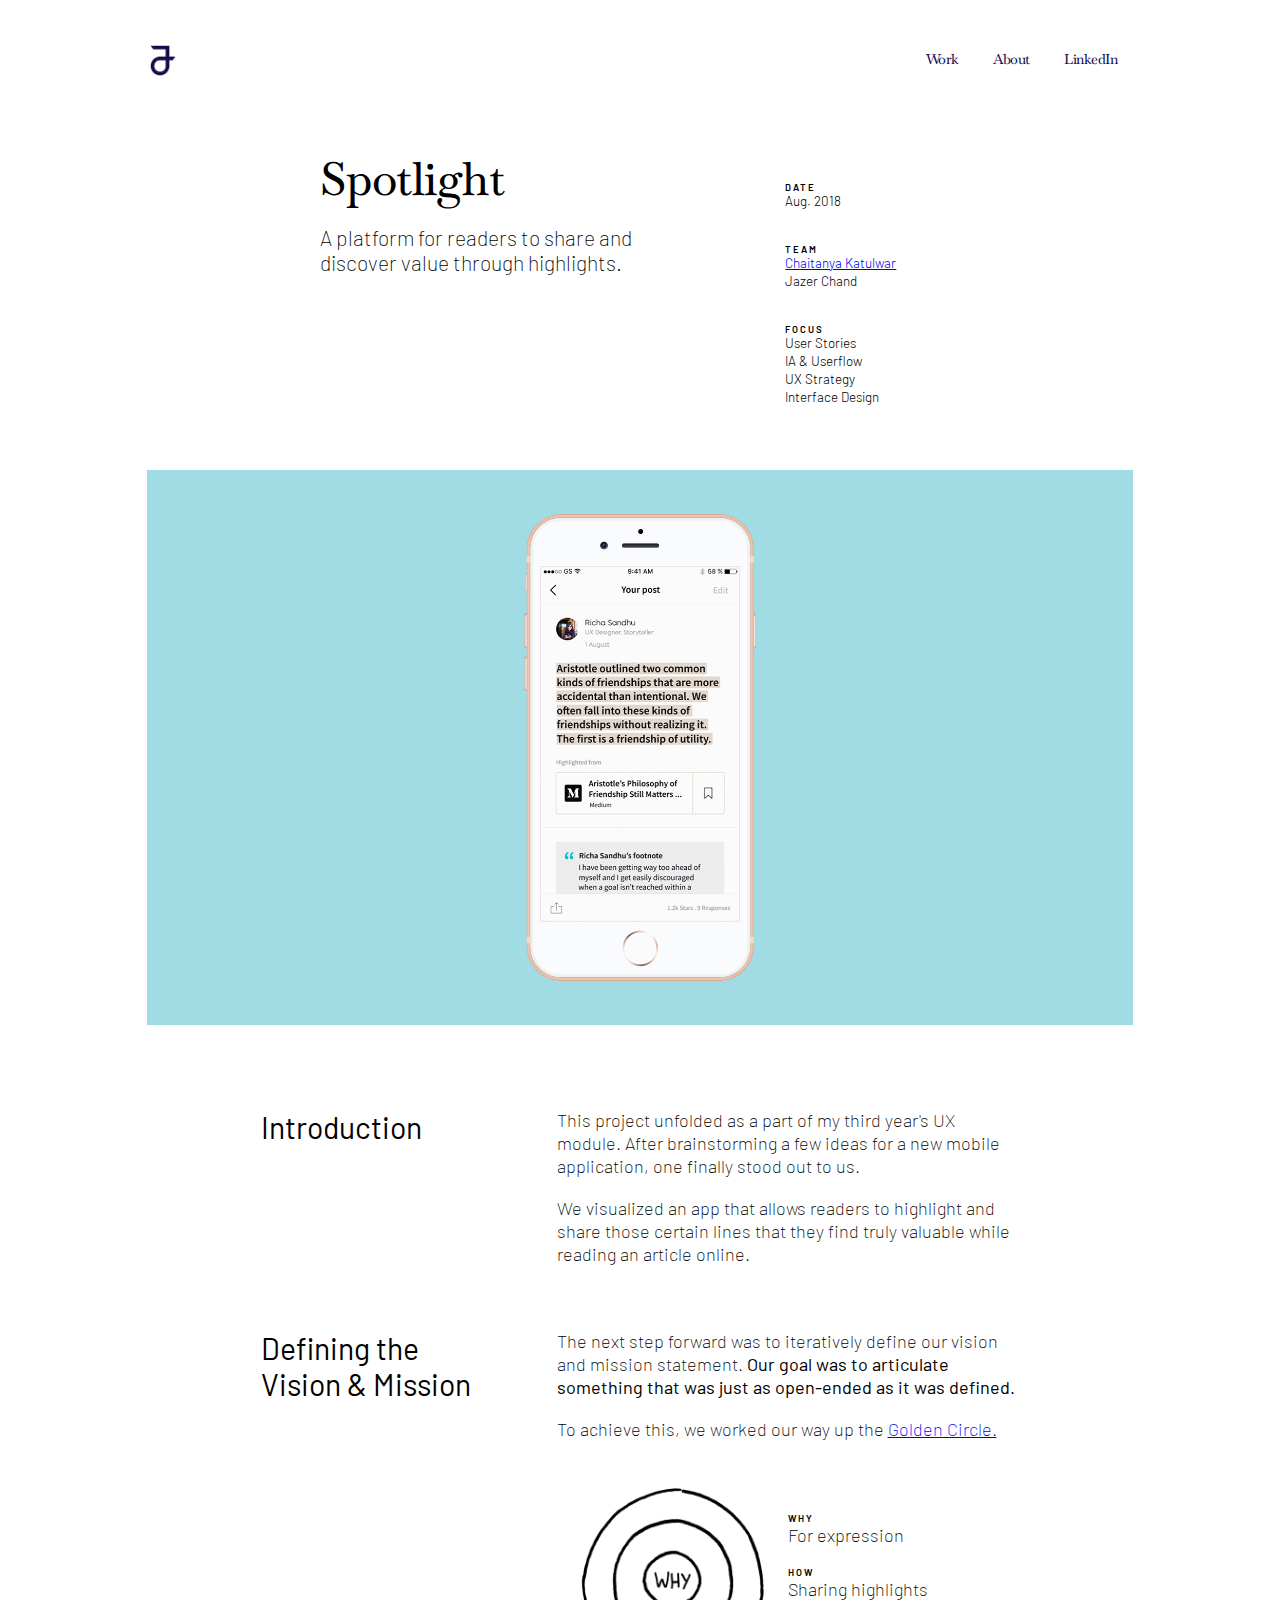
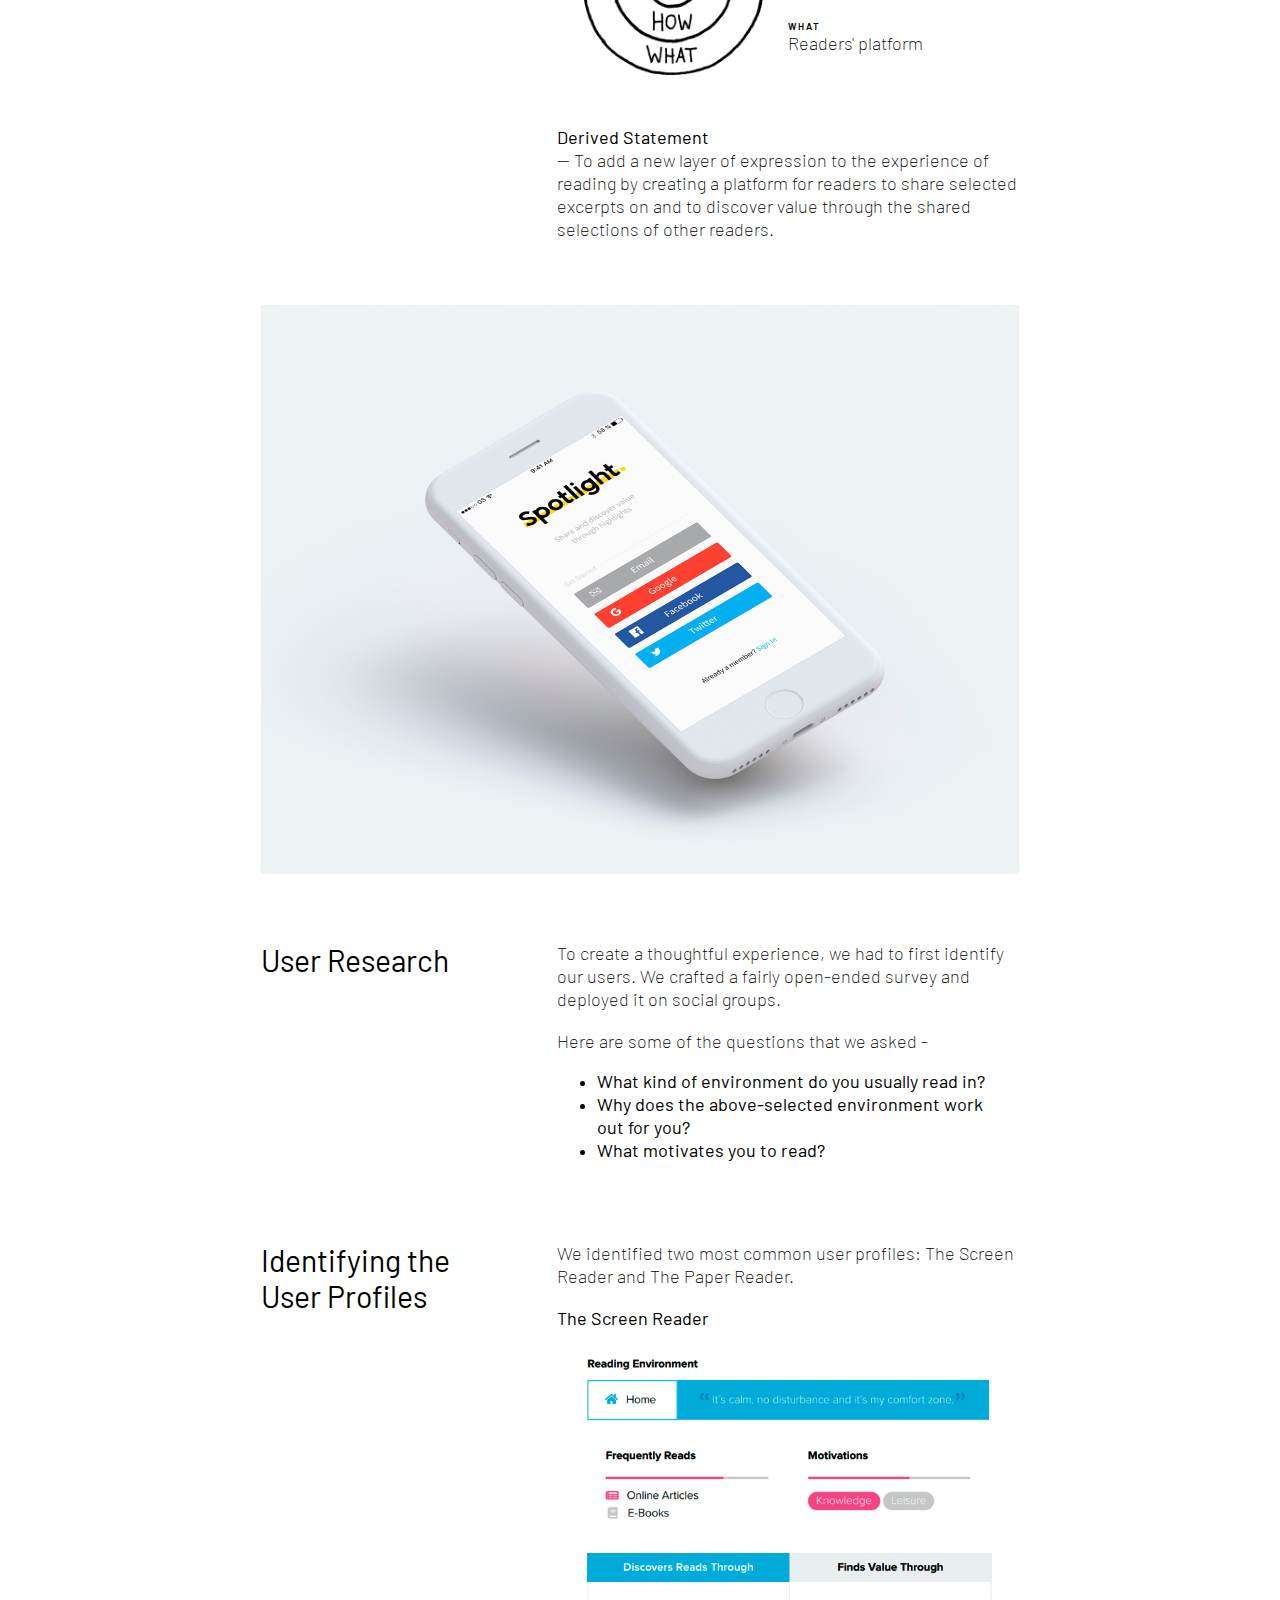
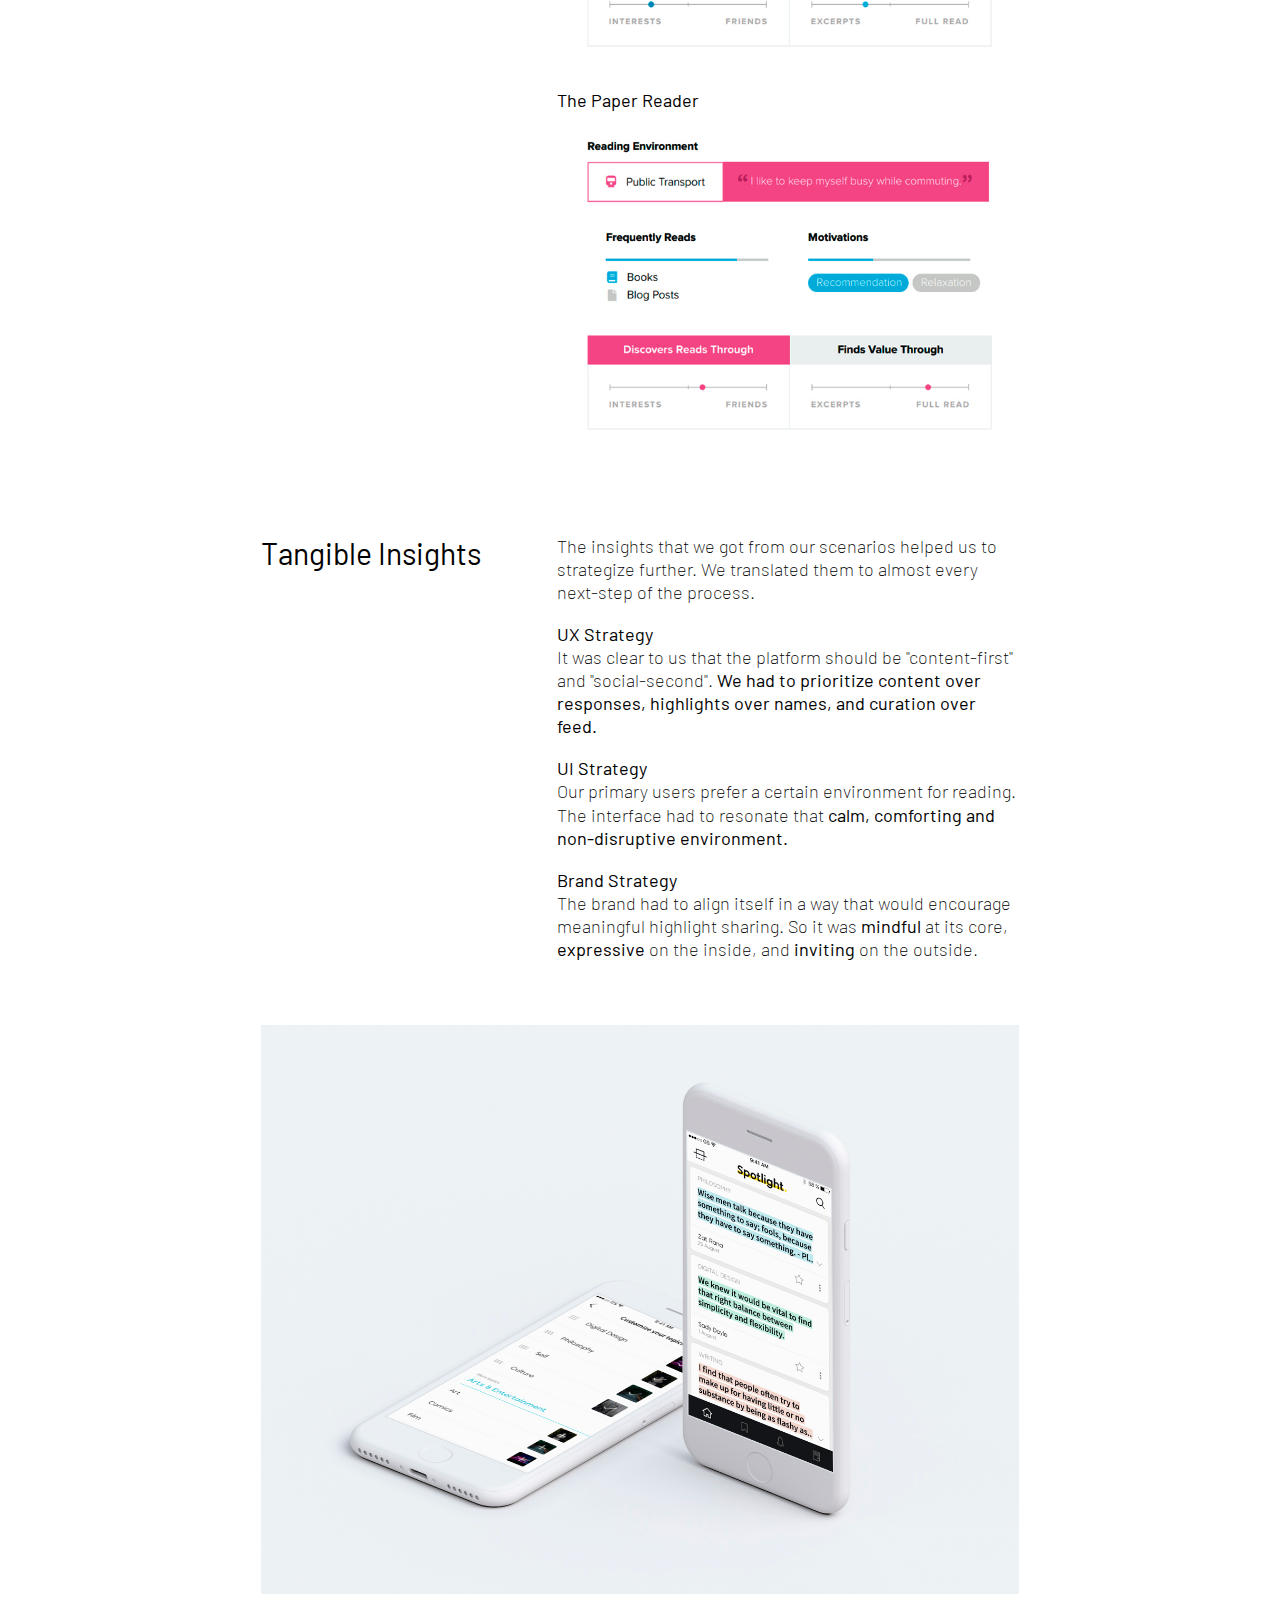
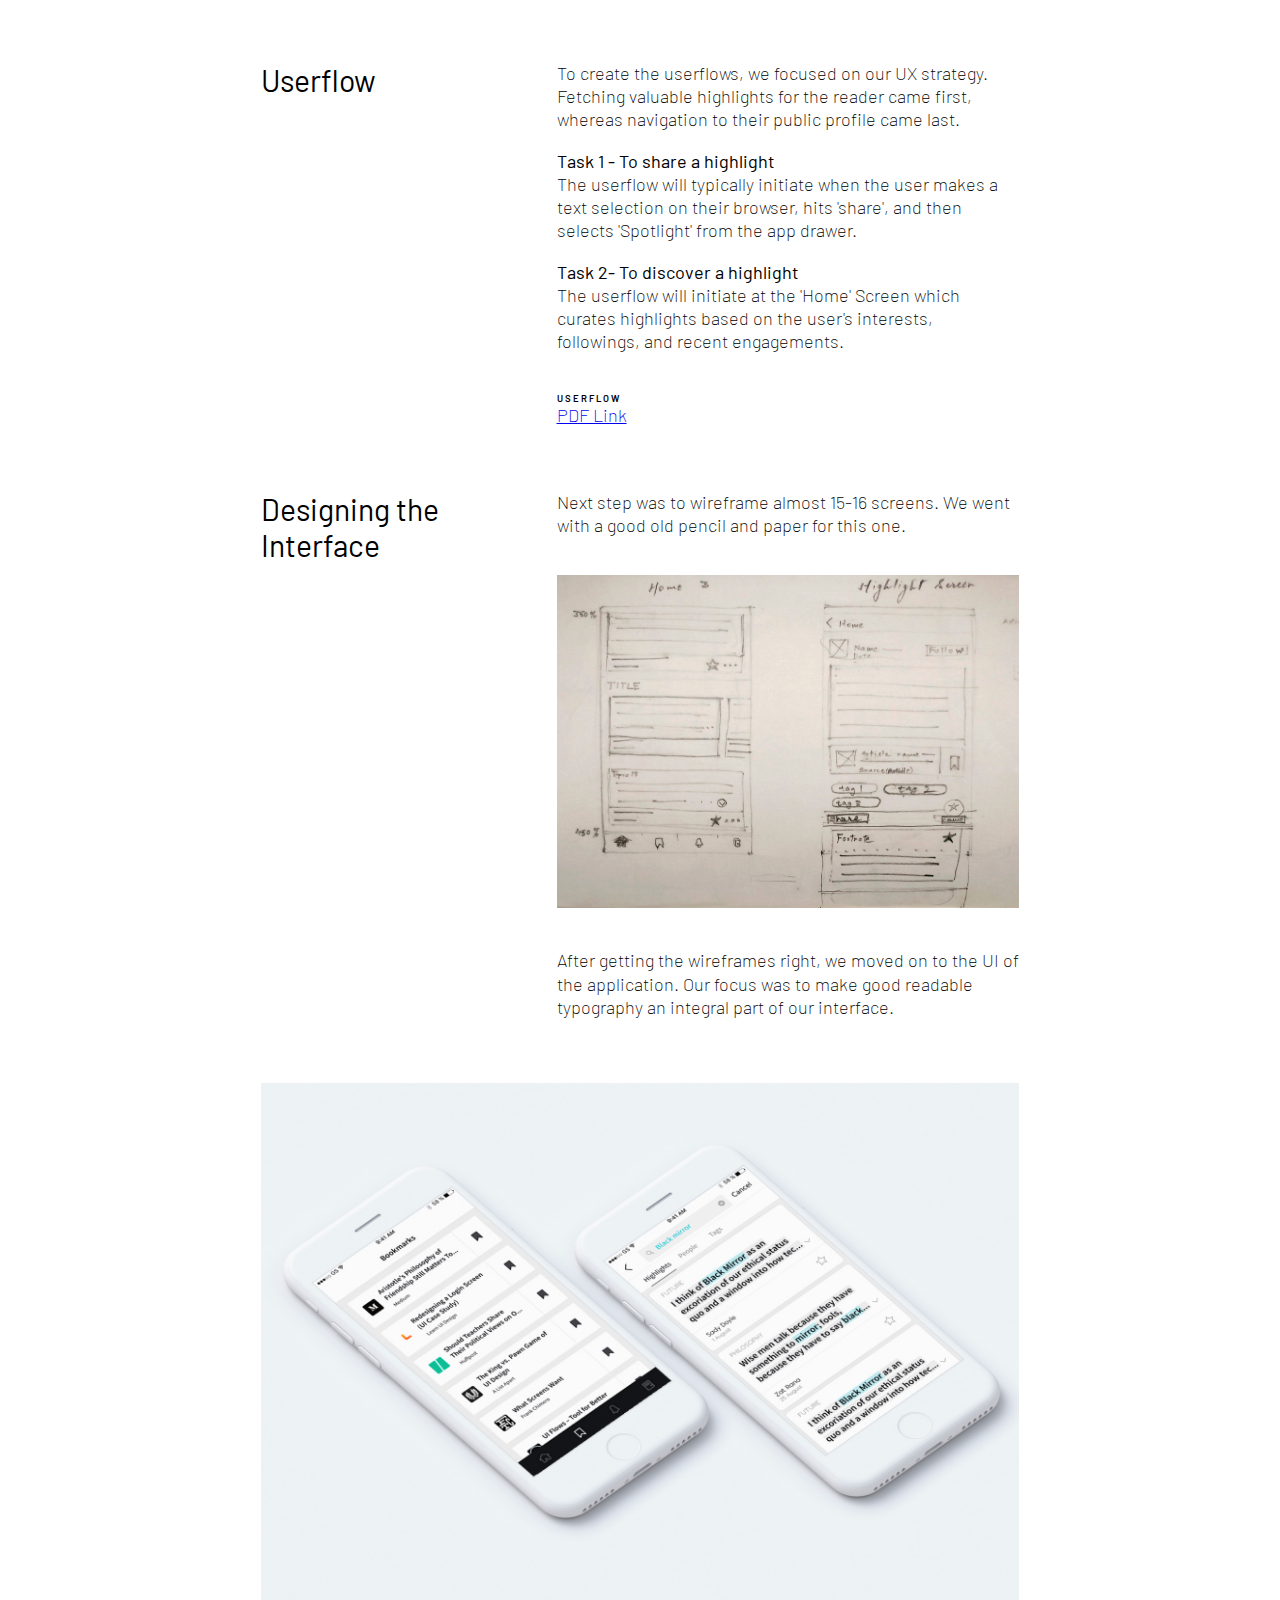
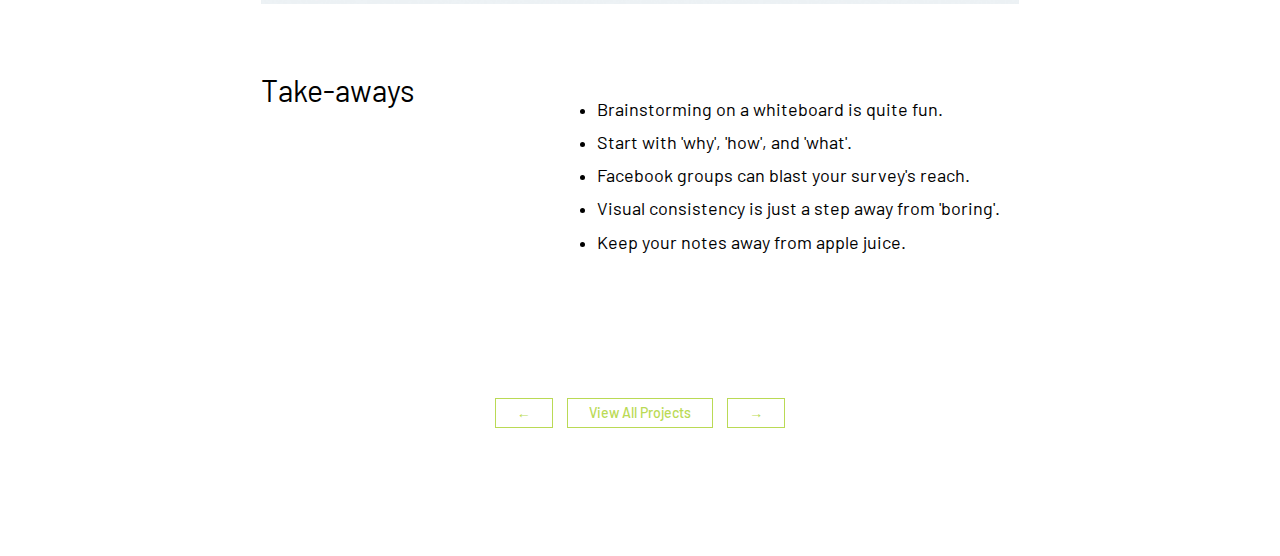
<file: projects/spotlight.html>
<!DOCTYPE html>
<html lang="en">
<head>
    <meta charset="UTF-8">
    <meta name="viewport" content="width=device-width, initial-scale=1.0">
    <title>Old Site | Spotlight</title>
    <!-- FONTS -->
    <link rel="preconnect" href="https://fonts.googleapis.com">
    <link rel="preconnect" href="https://fonts.gstatic.com" crossorigin>
    <link href="https://fonts.googleapis.com/css2?family=Barlow:ital,wght@0,100;0,200;0,300;0,400;0,500;0,600;0,700;0,800;0,900;1,100;1,200;1,300;1,400;1,500;1,600;1,700;1,800;1,900&family=Baskervville:ital,wght@0,400..700;1,400..700&display=swap" rel="stylesheet">
    <!-- END -->
    <link rel="stylesheet" href="../style.css">
</head>
<body class="project_body">
    <header class="flex-col serif">
        <section class="header flex-row">
            <div class="header_logo"> 
                <img src="../media/logo.png" alt="website logo">               
            </div>
            <nav class="header_nav">
                <a class="" href="../index.html">Work</a>
                <a class="" href="../about.html">About</a>
                <a class="" href="https://www.linkedin.com/in/jazer-c-930496b5?originalSubdomain=in" target="_blank">LinkedIn</a>
            </nav>
        </section>
    </header>
    <section>
        <section class="project_hero sans flex-row">
            <div class="project_hero-left">
                <h1 class="serif">Spotlight</h1>
                <h2>A platform for readers to share and discover value through highlights.</h2>
            </div>
            <div class="project_hero-right">
                <div class="stamp">
                    <h5>Date</h5>
                    <p>Aug. 2018</p>
                </div>
                <div class="stamp">
                    <h5>Team</h5>
                    <p><a href="https://addchaitanyaweblink" target="_blank">Chaitanya Katulwar</a></p>
                    <p>Jazer Chand</p>
                </div>
                <div class="stamp">
                    <h5>Focus</h5>
                    <p>User Stories</p>
                    <p>IA & Userflow</p>
                    <p>UX Strategy</p>
                    <p>Interface Design</p>
                </div> 
            </div>
        </section>
    </section>
    <section class="project_cover">
        <img src="../media/spotlight/bg.jpg" alt="REPLACE">
    </section>
    <section>
        <section class="project_inforow sans">
            <div class="project_inforow-left">
                <h3>Introduction</h3>
            </div>
            <div class="project_inforow-right">
                <p>This project unfolded as a part of my third year's UX module. After brainstorming a few ideas for a new mobile application, one finally stood out to us.</p>
                <br>
                <p>We visualized an app that allows readers to highlight and share those certain lines that they find truly valuable while reading an article online.</p>
            </div>
        </section>
        <section class="project_inforow sans">
            <div class="project_inforow-left">
                <h3>Defining the Vision & Mission</h3>
            </div>
            <div class="project_inforow-right">
                <p>The next step forward was to iteratively define our vision and mission statement. <span>Our goal was to articulate something that was just as open-ended as it was defined.</span></p>
                <br>
                <p>To achieve this, we worked our way up the <a href="youtu.be/qp0HIF3SfI4?t=142" target="_blank">Golden Circle.</a></p>
                <br>
                <div class="project_inforow-split flex-row">
                <div>
                    <img class="" src="../media/spotlight/1.png" alt="REPLACE">
                </div>
                <div>
                    <h5>WHY</h5>
                    <p>For expression</p>
                    <br>
                    <h5>HOW</h5>
                    <p>Sharing highlights</p>
                    <br>
                    <h5>WHAT</h5>
                    <p>Readers' platform</p>
                </div>
                </div>
                <br>
                <p><span>Derived Statement</span></p>
                <p>— To add a new layer of expression to the experience of reading by creating a platform for readers to share selected excerpts on and to discover value through the shared selections of other readers.</p>
           </div>
        </section>
        <section>
            <img class="margin_bottom" style="aspect-ratio: 4/3;" src="../media/spotlight/2.jpg" alt="REPLACE">
        </section>
        <section class="project_inforow sans">
            <div class="project_inforow-left">
                <h3>User Research</h3>
            </div>
            <div class="project_inforow-right"> 
                <p>To create a thoughtful experience, we had to first identify our users. We crafted a fairly open-ended survey and deployed it on social groups.</p>
                <br>
                <p>Here are some of the questions that we asked - </p>
                <ul>
                    <li><p><span>What kind of environment do you usually read in?</span></p></li>
                    <li><p><span>Why does the above-selected environment work<br> out for you?</span></p></li>
                    <li><p><span>What motivates you to read?</span></p></li>
                </ul>
            </div>
        </section>
        <section class="project_inforow sans">
            <div class="project_inforow-left">
                <h3>Identifying the User Profiles</h3>
            </div>
            <div class="project_inforow-right">
                <p>We identified two most common user profiles: The Screen Reader and The Paper Reader.</p>
                <br>
                <p><span>The Screen Reader</span></p>
                <img src="../media/spotlight/3.jpg" alt="REPLACE">
                <br>
                <p><span>The Paper Reader</span></p>
                <img src="../media/spotlight/4.jpg" alt="REPLACE">
            </div>
        </section>
        <section class="project_inforow sans">
            <div class="project_inforow-left">
                <h3>Tangible Insights</h3>
            </div>
            <div class="project_inforow-right">
                <p>The insights that we got from our scenarios helped us to strategize further. We translated them to almost every next-step of the process.</p>
                <br>
                <p><span>UX Strategy</span></p>
                <p>It was clear to us that the platform should be "content-first" and "social-second".<span> We had to prioritize content over responses, highlights over names, and curation over feed.</span></p>
                <br>
                <p><span>UI Strategy</span></p>
                <p>Our primary users prefer a certain environment for reading. The interface had to resonate that <span>calm, comforting and non-disruptive environment.</span></p>
                <br>
                <p><span>Brand Strategy</span></p>
                <p>The brand had to align itself in a way that would encourage meaningful highlight sharing. So it was <span>mindful</span> at its core, <span>expressive</span> on the inside, and <span>inviting</span> on the outside.</p>
            </div>
        </section>
        <section>
            <img class="margin_bottom" style="aspect-ratio: 4/3;" src="../media/spotlight/5.jpg" alt="REPLACE">
        </section>
        <section class="project_inforow sans">
            <div class="project_inforow-left">
                <h3>Userflow</h3>
            </div>
            <div class="project_inforow-right">
                <p>To create the userflows, we focused on our UX strategy. Fetching valuable highlights for the reader came first, whereas navigation to their public profile came last.</p>
                <br>
                <p><span>Task 1 - To share a highlight</span></p>
                <p>The userflow will typically initiate when the user makes a text selection on their browser, hits 'share', and then selects 'Spotlight' from the app drawer.</p>
                <br>
                <p><span>Task 2- To discover a highlight</span></p>
                <p>The userflow will initiate at the 'Home' Screen which curates highlights based on the user's interests, followings, and recent engagements.</p>
                <br>
                <br>
                <div class="project_inforow-split">
                    <h5>Userflow</h5>
                    <p><a href="https://drive.google.com/open?id=0B7ffu_8d-dBEOVNQQmVwVkhaRFh3eUpoREpnY1pRS2RpQVE4" target="_blank">PDF Link</a></p>
                </div>
            </div>
        </section>
        <section class="project_inforow sans">
            <div class="project_inforow-left">
                <h3>Designing the Interface</h3>
            </div>
            <div class="project_inforow-right">
                <p>Next step was to wireframe almost 15-16 screens. We went with a good old pencil and paper for this one.</p>
                <br>
                <br>
                <img src="../media/spotlight/6.jpg" alt="REPLACE">
                <br> 
                <br>
                <br>
                <p>After getting the wireframes right, we moved on to the UI of the application. Our focus was to make good readable typography an integral part of our interface.</p>
           </div>
            </div>
        </section>
        <section>
            <img class="margin_bottom" style="aspect-ratio: 16/11;" src="../media/spotlight/7.jpg" alt="Website's 'Explore by' screen with Politicians Tab highlighted.">
        </section>
        <section class="project_inforow sans">
            <div class="project_inforow-left">
                <h3>Take-aways</h3>
            </div>
            <div class="project_inforow-right margin_bottom">
                <ul class="project_takeaways">
                    <li><p>Brainstorming on a whiteboard is quite fun.</p></li>
                    <li><p>Start with 'why', 'how', and 'what'.</p></li>
                    <li><p>Facebook groups can blast your survey's reach.</p></li>
                    <li><p>Visual consistency is just a step away from 'boring'.</p></li>
                    <li><p>Keep your notes away from apple juice.</p></li>
                </ul>
           </div>
        </section>
        <section class="page_end flex-row">
             <a href="./citizen.html" class="button_primary sans">←</a>
            <a href="../index.html" class="button_primary sans" style="margin: 0 1em;">View All Projects</a>
            <a href="./vessel.html" class="button_primary sans">→</a>
        </section>
    </section>
</body>
</html>
</file>
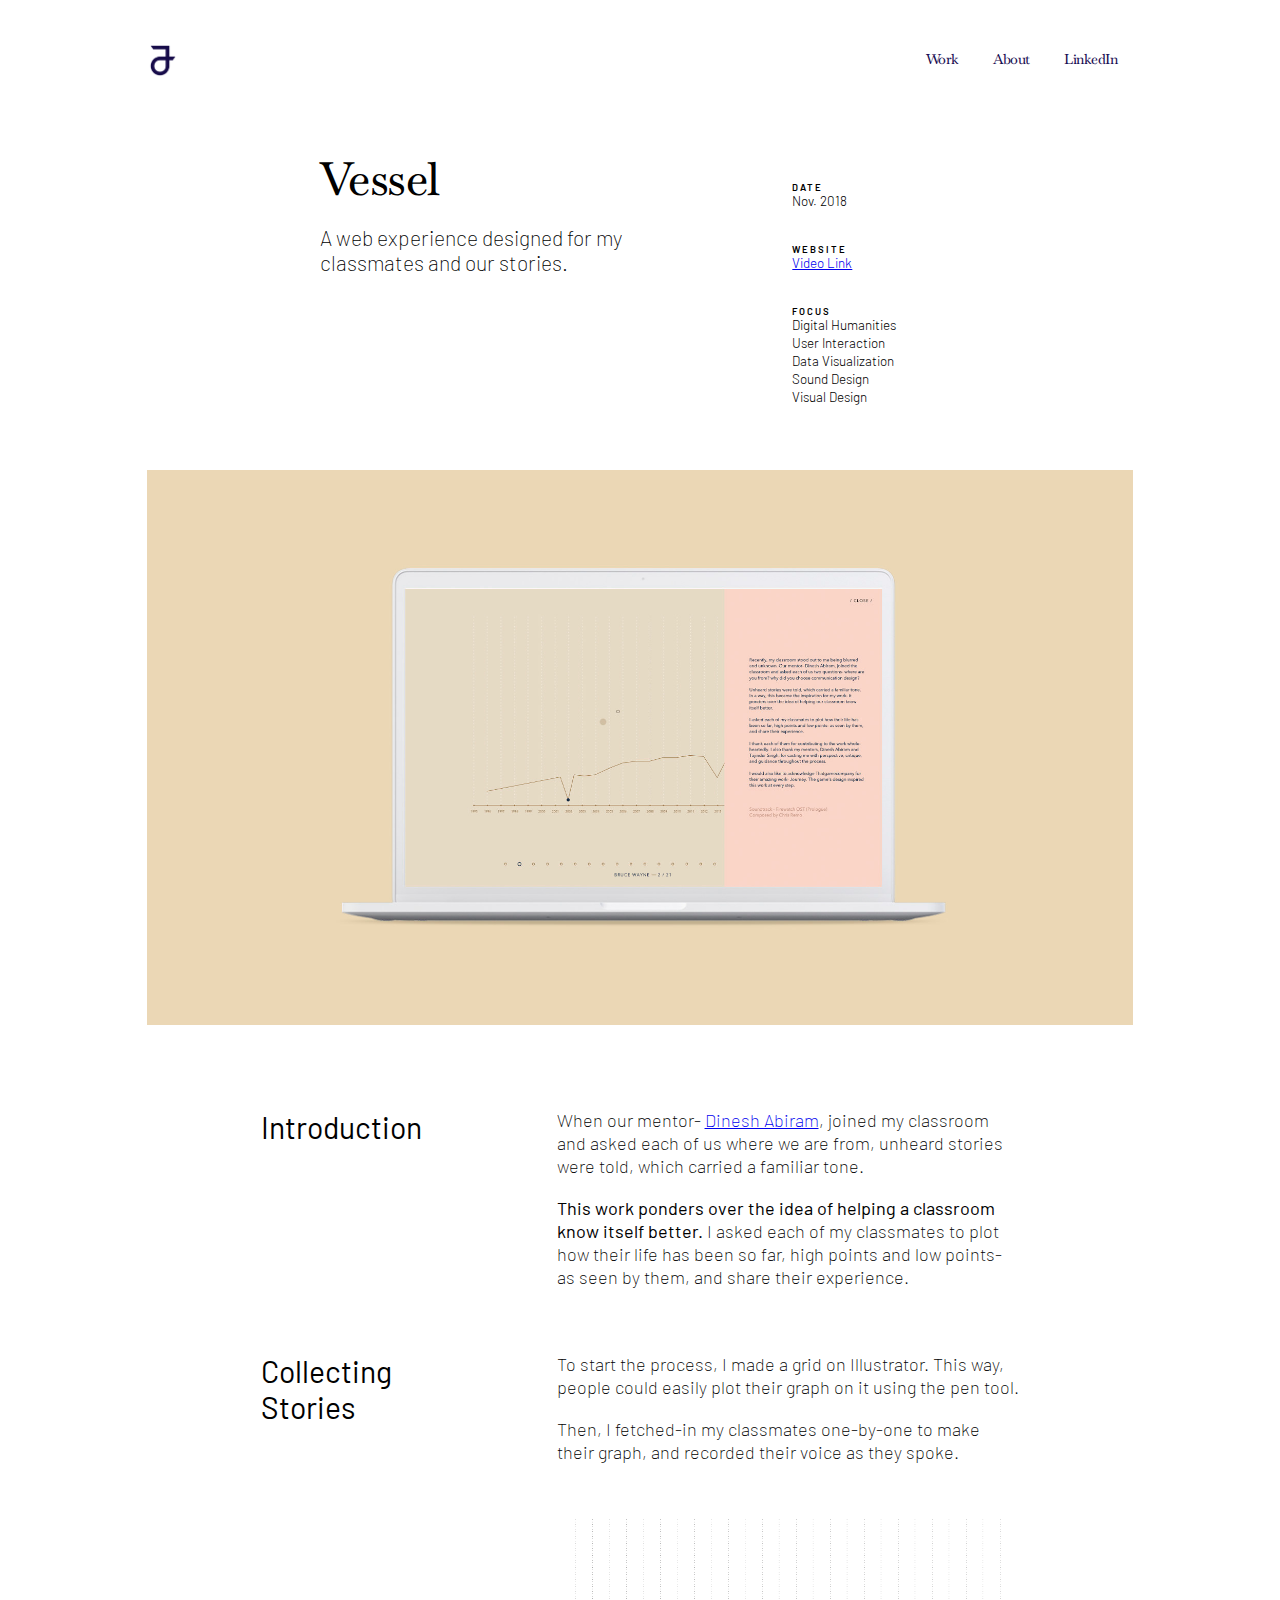
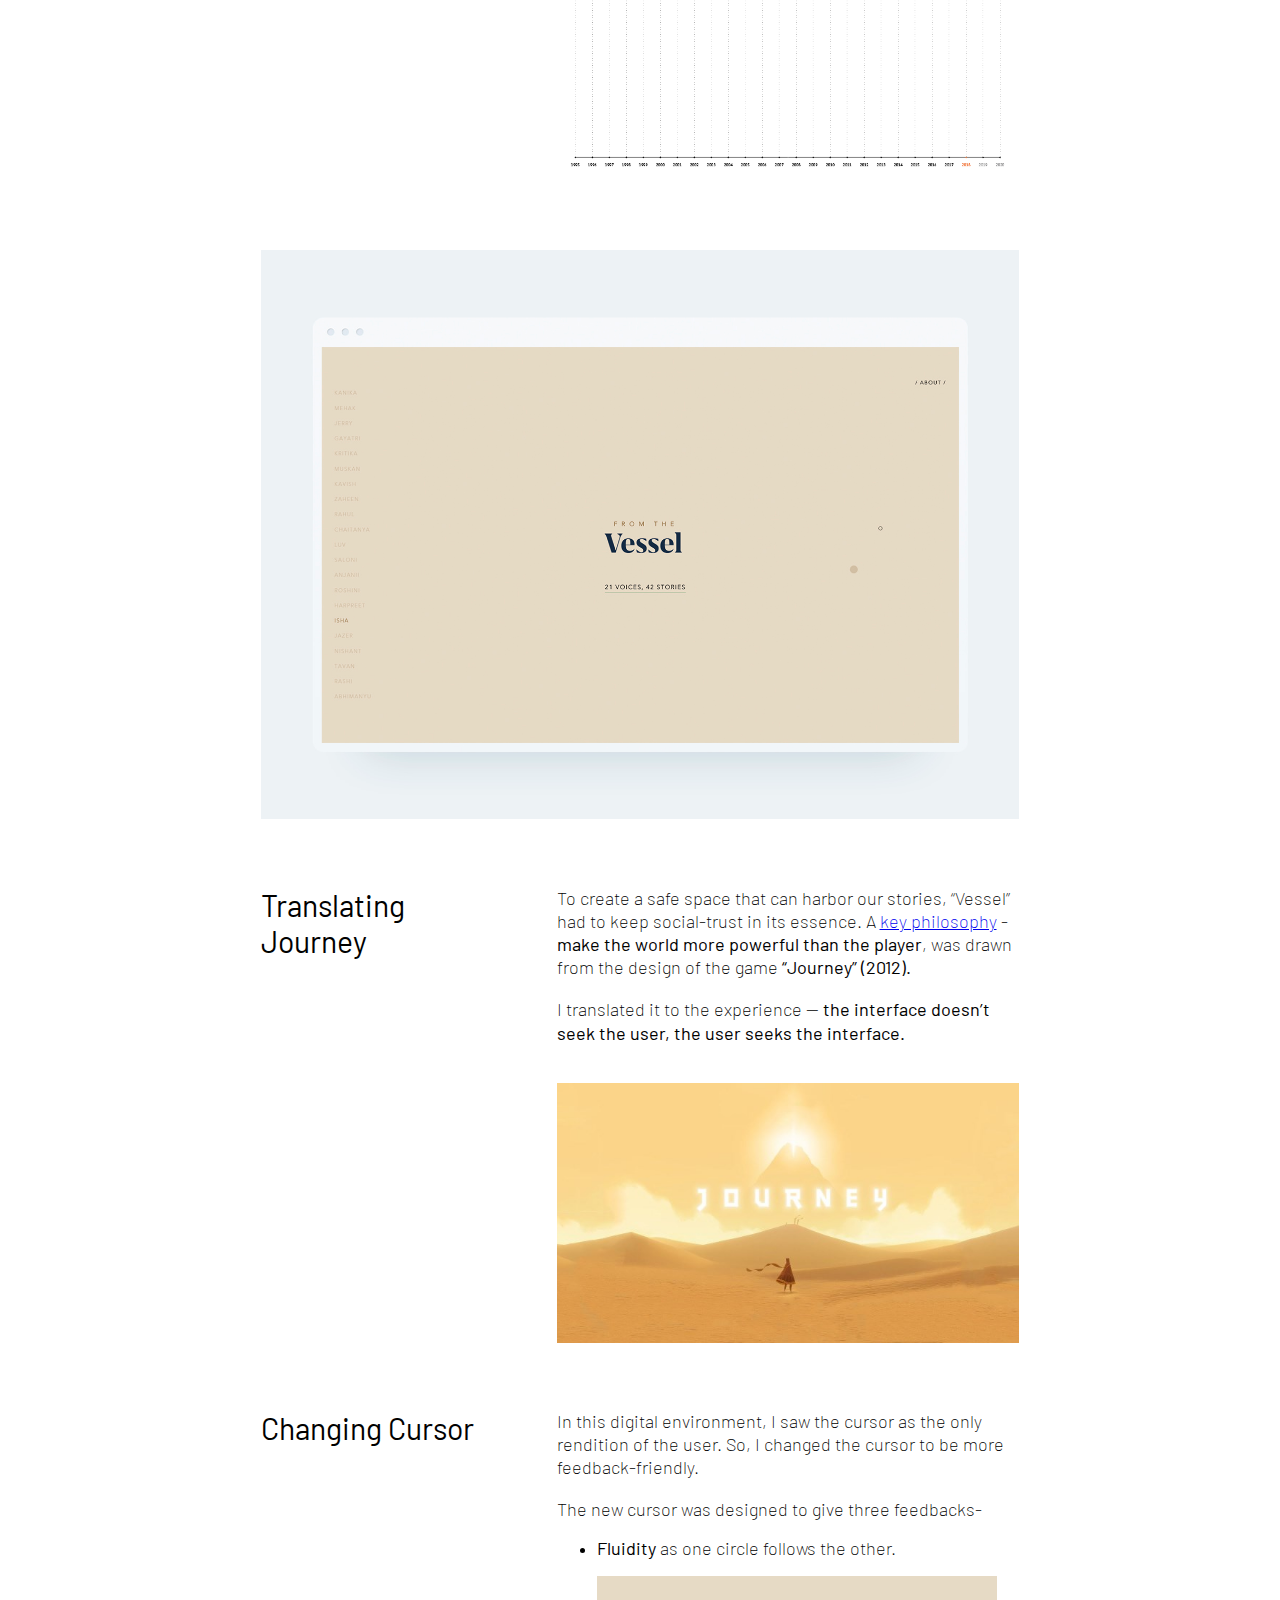
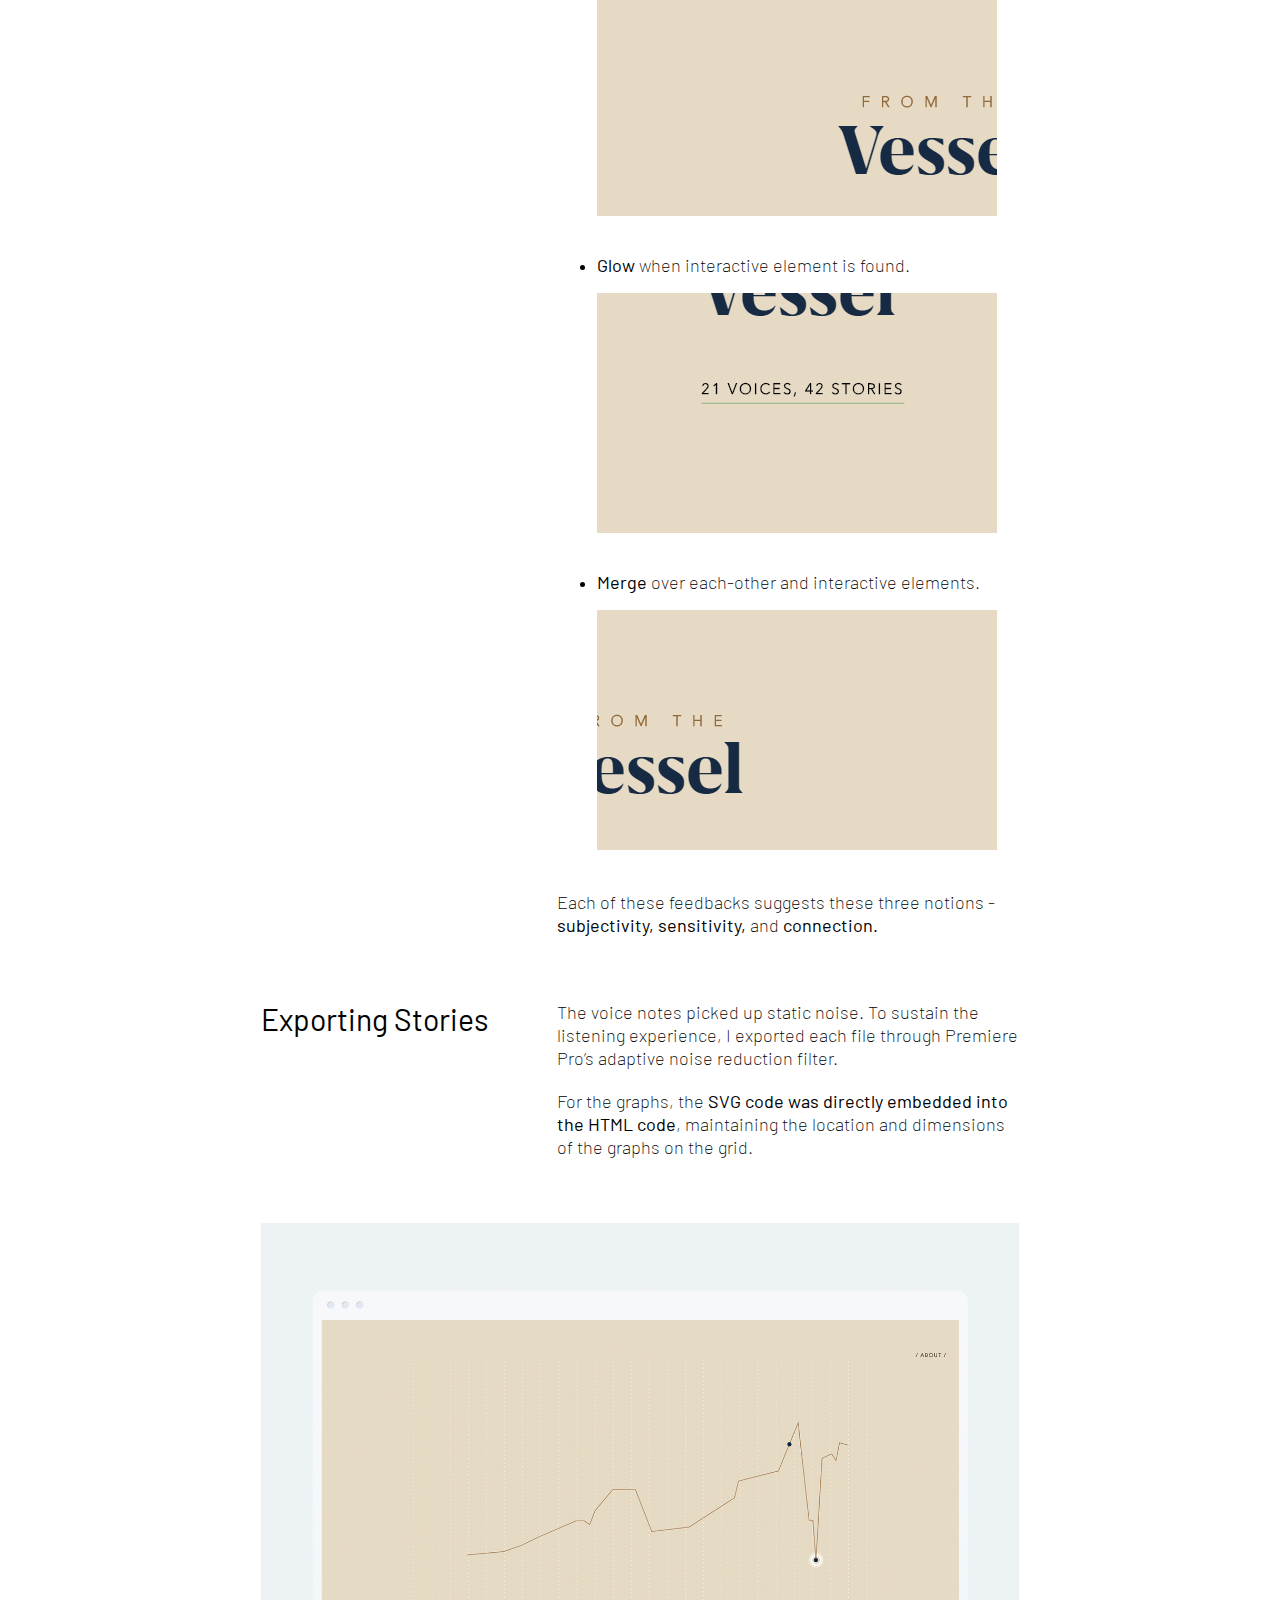
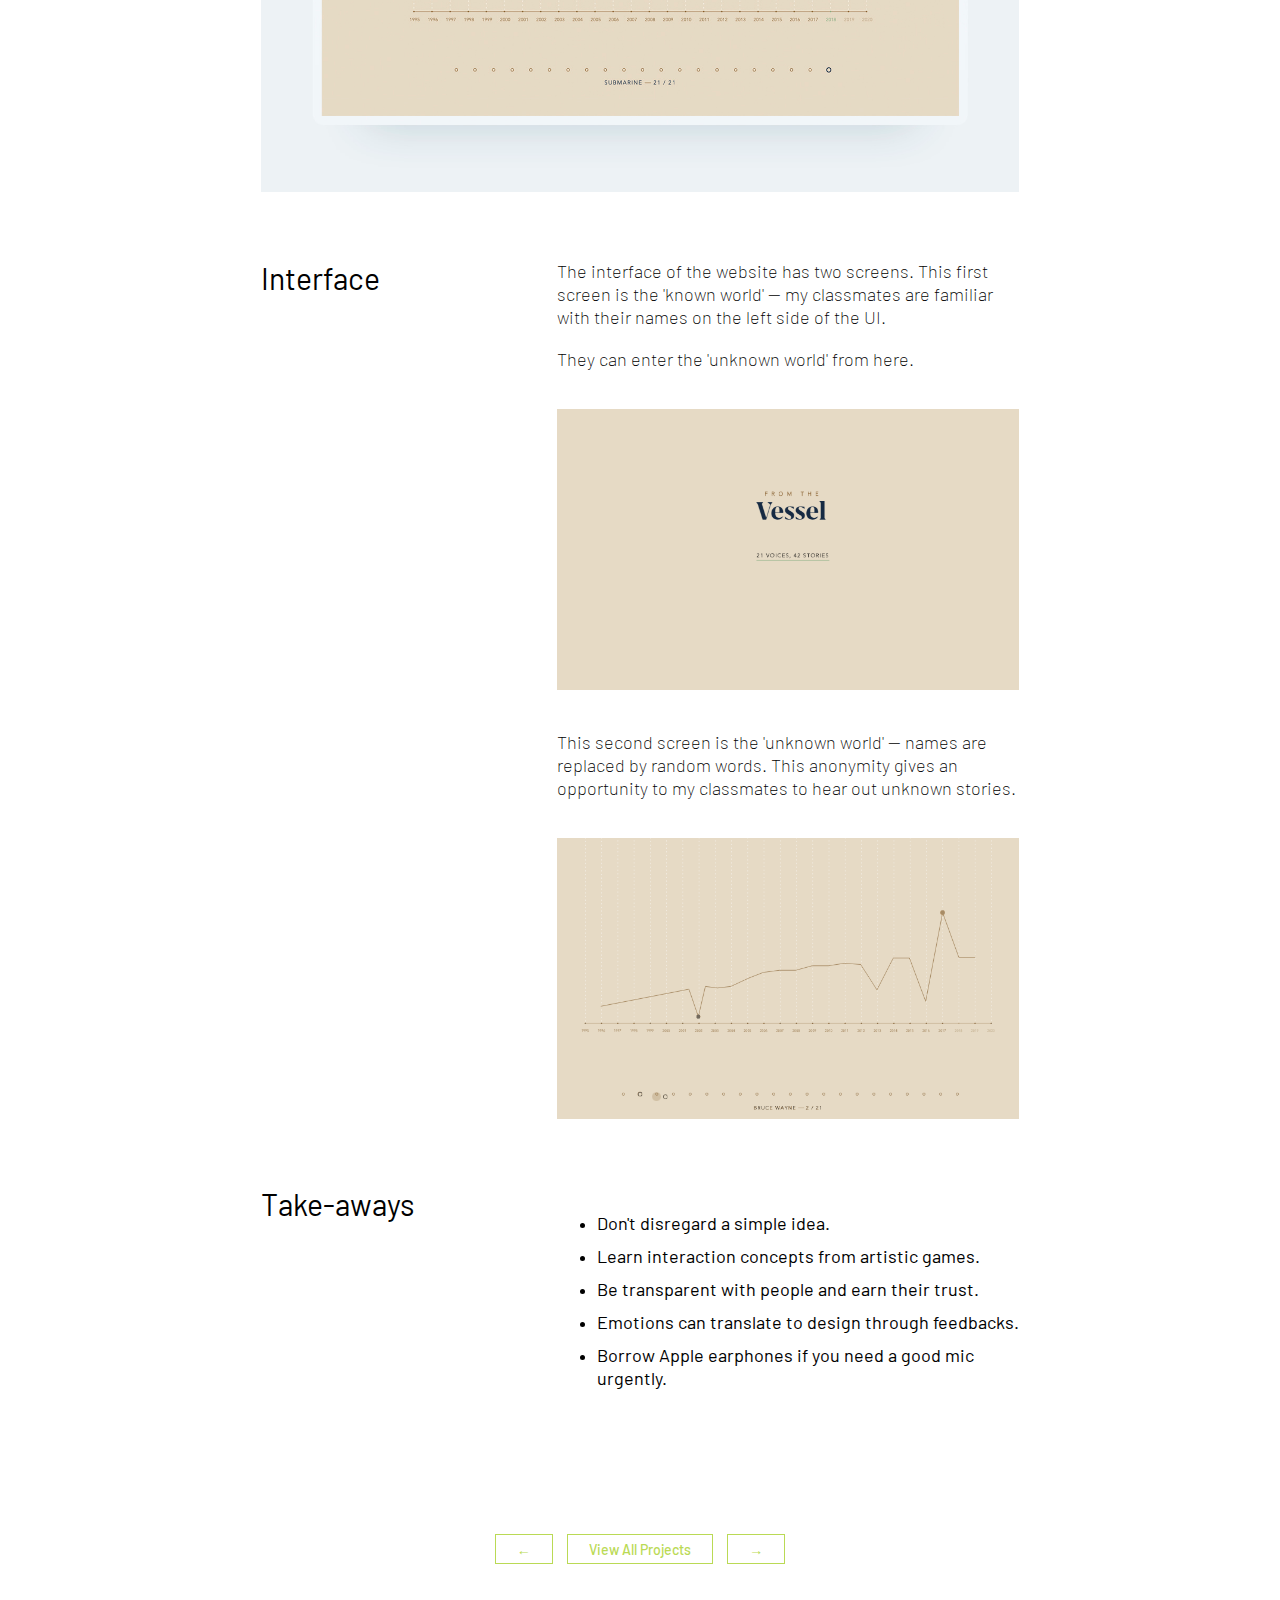
<file: projects/vessel.html>
<!DOCTYPE html>
<html lang="en">
<head>
    <meta charset="UTF-8">
    <meta name="viewport" content="width=device-width, initial-scale=1.0">
    <title>Old Site | Vessel</title>
    <!-- FONTS -->
    <link rel="preconnect" href="https://fonts.googleapis.com">
    <link rel="preconnect" href="https://fonts.gstatic.com" crossorigin>
    <link href="https://fonts.googleapis.com/css2?family=Barlow:ital,wght@0,100;0,200;0,300;0,400;0,500;0,600;0,700;0,800;0,900;1,100;1,200;1,300;1,400;1,500;1,600;1,700;1,800;1,900&family=Baskervville:ital,wght@0,400..700;1,400..700&display=swap" rel="stylesheet">
    <!-- END -->
    <link rel="stylesheet" href="../style.css">
</head>
<body class="project_body">
    <header class="flex-col serif">
        <section class="header flex-row">
            <div class="header_logo"> 
                <img src="../media/logo.png" alt="website logo">               
            </div>
            <nav class="header_nav">
                <a class="" href="../index.html">Work</a>
                <a class="" href="../about.html">About</a>
                <a class="" href="https://www.linkedin.com/in/jazer-c-930496b5?originalSubdomain=in" target="_blank">LinkedIn</a>
            </nav>
        </section>
    </header>
    <section>
        <section class="project_hero sans flex-row">
            <div class="project_hero-left">
                <h1 class="serif">Vessel</h1>
                <h2>A web experience designed for my classmates and our stories.</h2>
            </div>
            <div class="project_hero-right">
                <div class="stamp">
                    <h5>Date</h5>
                    <p>Nov. 2018</p>
                </div>
                <div class="stamp">
                    <h5>Website</h5>
                    <p><a href="https://www.youtube.com/watch?v=THn2gOaO5dg&feature=youtu.be" target="_blank">Video Link</a></p>
                </div>
                <div class="stamp">
                    <h5>Focus</h5>
                    <p>Digital Humanities</p>
                    <p>User Interaction</p>
                    <p>Data Visualization</p>
                    <p>Sound Design</p>
                    <p>Visual Design</p>
                </div> 
            </div>
        </section>
    </section>
    <section class="project_cover">
        <img src="../media/vessel/bg.jpg" alt="REPLACE">
    </section>
    <section>
        <section class="project_inforow sans">
            <div class="project_inforow-left">
                <h3>Introduction</h3>
            </div>
            <div class="project_inforow-right">
                <p>When our mentor- <a href="https://dineshabiram.wixsite.com/photography" target="_blank">Dinesh Abiram</a>, joined my classroom and asked each of us where we are from, unheard stories were told, which carried a familiar tone. </p>
                <br>
                <p><span>This work ponders over the idea of helping a classroom know itself better.</span> I asked each of my classmates to plot how their life has been so far, high points and low points- as seen by them, and share their experience.</p>
            </div>
        </section>
        <section class="project_inforow sans">
            <div class="project_inforow-left">
                <h3>Collecting Stories</h3>
            </div>
            <div class="project_inforow-right">
                <p>To start the process, I made a grid on Illustrator. This way, people could easily plot their graph on it using the pen tool.</p>
                <br>
                <p>Then, I fetched-in my classmates one-by-one to make their graph, and recorded their voice as they spoke.</p>
                <br>
                <br>
                <img class="" src="../media/vessel/1.gif" alt="REPLACE">
            </div>
        </section>
        <section>
            <img class="margin_bottom" style="aspect-ratio: 4/3;" src="../media/vessel/2.jpg" alt="REPLACE">
        </section>
        <section class="project_inforow sans">
            <div class="project_inforow-left">
                <h3>Translating Journey</h3>
            </div>
            <div class="project_inforow-right"> 
                <p>To create a safe space that can harbor our stories, “Vessel” had to keep social-trust in its essence. A <a href="https://www.youtube.com/watch?t=1032&v=UGCkVHSvjzM&feature=youtu.be" target="_blank">key philosophy</a> - <span>make the world more powerful than the player</span>, was drawn from the design of the game <span>“Journey” (2012).</span></p>
                <br>
                <p>I translated it to the experience — <span>the interface doesn’t seek the user, the user seeks the interface.</span></p>
                <br>
                <br>
                <img src="../media/vessel/3.jpg" alt="REPLACE">
            </div>
        </section>
        <section class="project_inforow sans">
            <div class="project_inforow-left">
                <h3>Changing Cursor</h3>
            </div>
            <div class="project_inforow-right">
                <p>In this digital environment, I saw the cursor as the only rendition of the user. So, I changed the cursor to be more feedback-friendly.</p>
                <br>
                <p>The new cursor was designed to give three feedbacks-</p>
                <ul><li><p><span>Fluidity</span> as one circle follows the other.</p></li></ul>
                <img style="margin-left: 40px;" src="../media/vessel/4.gif" alt="REPLACE">
                <br>
                <br>
                <ul><li><p><span>Glow</span> when interactive element is found.</p></li></ul>
                <img style="margin-left: 40px;" src="../media/vessel/5.gif" alt="REPLACE">
                <br>
                <br>
                <ul><li><p><span>Merge</span> over each-other and interactive elements.</p></li></ul>
                <img style="margin-left: 40px;" src="../media/vessel/6.gif" alt="REPLACE">
                <br>
                <br>
                <br>
                <p>Each of these feedbacks suggests these three notions - <span>subjectivity, sensitivity,</span> and <span>connection.</span></p>
            </div>
        </section>
        <section class="project_inforow sans">
            <div class="project_inforow-left">
                <h3>Exporting Stories</h3>
            </div>
            <div class="project_inforow-right">
                <p>The voice notes picked up static noise. To sustain the listening experience, I exported each file through Premiere Pro’s adaptive noise reduction filter.</p>
                <br>
                <p>For the graphs, the <span>SVG code was directly embedded into the HTML code</span>, maintaining the location and dimensions of the graphs on the grid.</p>
            </div>
        </section>
        <section>
            <img class="margin_bottom" style="aspect-ratio: 4/3;" src="../media/vessel/7.jpg" alt="REPLACE">
        </section>
        <section class="project_inforow sans">
            <div class="project_inforow-left">
                <h3>Interface</h3>
            </div>
            <div class="project_inforow-right">
                <p>The interface of the website has two screens. This first screen is the 'known world' — my classmates are familiar with their names on the left side of the UI.</p>
                <br>
                <p>They can enter the 'unknown world' from here.</p>
                <br>
                <br>
                <img src="../media/vessel/8.gif" alt="REPLACE">
                <br> 
                <br>
                <br>
                <p>This second screen is the 'unknown world' — names are replaced by random words. This anonymity gives an opportunity to my classmates to hear out unknown stories.</p>
                <br>
                <br>
                <img src="../media/vessel/9.gif" alt="REPLACE">
            </div>
        </section>  
        <section class="project_inforow sans">
            <div class="project_inforow-left">
                <h3>Take-aways</h3>
            </div>
            <div class="project_inforow-right margin_bottom">
                <ul class="project_takeaways">
                    <li><p>Don't disregard a simple idea.</p></li>
                    <li><p>Learn interaction concepts from artistic games.</p></li>
                    <li><p>Be transparent with people and earn their trust.</p></li>
                    <li><p>Emotions can translate to design through feedbacks.</p></li>
                    <li><p>Borrow Apple earphones if you need a good mic urgently.</p></li>
                </ul>
           </div>
        </section>
        <section class="page_end flex-row">
             <a href="./spotlight.html" class="button_primary sans">←</a>
            <a href="../index.html" class="button_primary sans" style="margin: 0 1em;">View All Projects</a>
            <a href="./alt.html" class="button_primary sans">→</a>
        </section>
    </section>
</body>
</html>
</file>
<file: style.css>
:root{
    --navy: #180C51;
    --badass: #BADA55;
    --white: #ffffff;
    --black: #000000;
}


body,html{
    background-color: var(--white);
    margin: 0;
}

body{
    color: var(--navy);
}

p,h1,h2,h3,h4,h5,h6{
    margin: 0;
    font-weight: inherit;
}

a{
    font-family: inherit;
}

img, video{
    max-width: 100%;
    height: auto;
    object-fit: cover;
}

.flex-row{
    display: flex;
    flex-direction: row;
    align-items: center;
    justify-content: center;
}

.flex-col{
    display: flex;
    flex-direction: column;
    align-items: center;
    justify-content: center;
}

.serif{
    font-family: "Baskervville", serif;
    font-weight: 500;
    letter-spacing: -.5px;
}

.sans{
    font-family: 'Barlow', sans-serif;
    font-weight: 200;
}

.margin_bottom{
    margin-bottom: 4em;
}

section{
    width: 77%;
    margin-left: auto;
    margin-right: auto;
}

header{
    background-color: var(--white);
    position: relative;
    left: 0;
    top: 0;
    height: 117px;
    width: 100%;
}

.header{
    justify-content: space-between;
}

.header_logo{
    width: 2.5vw;
    height: 2.5vw;
}

.header_logo img{
    filter: brightness(0.3);
}

.header_nav a{
    padding: 1.1em;
    font-size: 1.1vw;
    text-decoration: none;
    outline: none;
    color: var(--navy);
}

.header_nav a:hover{
    color: var(--badass);
}

.header_nav-active{
    color: var(--badass)!important;
}

.hero{
    height: 24.5vw;
}

.intro{
    margin-left: auto;
    margin-right: auto;
    font-size: 2.3vw;
    width: 55%;
    padding-right: 5.5em;
    padding-bottom: 2.5em;
}

.works{
    display: grid;
    grid-template-rows: repeat(6, auto);
    grid-template-columns: repeat(2, 1fr);
    gap: 2vw;
}

.thumbnail{
    aspect-ratio: 1/1;
    position: relative;
}

.thumbnail_overlay{
    background-color: #eddfd8b3;
    color: blue;
    position: absolute;
    top: 0;
    left: 0;
    width: 100%;
    height: 100%;
    opacity: 0;
    transition: opacity .4s ease;
}

.thumbnail:hover .thumbnail_overlay{
    cursor: pointer;
    opacity: 1;
}

.thumbnail_overlay-text{
    font-size: 1.3vw;
    font-weight: 400;
}

.blackout{
    text-align: center;
    font-size: 1.2vw;
    margin-bottom: 4em;
}

.blackout span{
    font-weight: 500;
}

.about_prompt{
    font-size: 1.6vw;
}

.button_primary {
    text-decoration: none;
    font-size: 1.1vw;
    padding: .4em 1.5em;
    border: 1.5px solid var(--badass);
    color: var(--badass);
    font-weight: 500;
    outline: none;
    transition: 0.4s ease;
}

.button_primary:hover{
    border-color: #4923f4;
    background-color: #4923f4;
    color: var(--white);
}

.button_inactive{
    border-color: lightgray;
    color: lightgray;
    cursor: default;
    pointer-events: none;
}

.page_end{
    margin-bottom: 8em;
}


/* SUBPAGES CSS */

.project_body,.about_body{
    color: var(--black);
}

.project_hero,.about_hero{
    width: 65%;
    justify-content: space-between;
    align-items: start;
    margin-top: 2em;
    margin-bottom: 4em;
}

.project_hero-left{
    width: 55%;
}

.project_hero-right{
    padding-right: 4em;
}

.project_hero-center{
    width: 50%;
    text-align: center;
}

.project_hero h1, .about_hero h1{
    font-size: 3.6vw;
    margin-bottom: .35em;
}

.project_hero h2{
    font-size: 1.65vw;
}


.project_hero-center h1{
    font-weight: 500;
    color: var(--badass);   
}

.project_hero-center h2{
    font-size: 1.85vw;
}

.stamp{
    margin-top: 2em;
}

.project_hero h5, .project_inforow-split h5{
    font-size: .75vw;
    text-transform: uppercase;
    font-weight: 600;
    letter-spacing: 2px;
}

.project_hero p{
    font-size: 1.05vw;
    font-weight: 300;
    line-height: 1.4vw;
}

.project_cover{
    aspect-ratio: 16/9;
    margin-bottom: 5em;
}

.project_inforow{
    display: flex;
    flex-direction: row;
    justify-content: space-between;
    margin-bottom: 4em;
}

.project_inforow-left{
    flex: .3;
}

.project_inforow-right{
    flex: .61;
}

.project_inforow h3{
    font-size: 2.35vw;
    font-weight: 400;
}

.project_inforow p, .about_hero p{
    font-size: 1.41vw;
    line-height: 1.8vw;
}

.project_inforow span, .about_hero span{
    font-weight: 400;
}

.project_takeaways{
    font-weight: 400;
}

.project_takeaways li{
    line-height: 3.5vw;
}

.project_inforow-split div{
    flex: 1;
}
</file>
